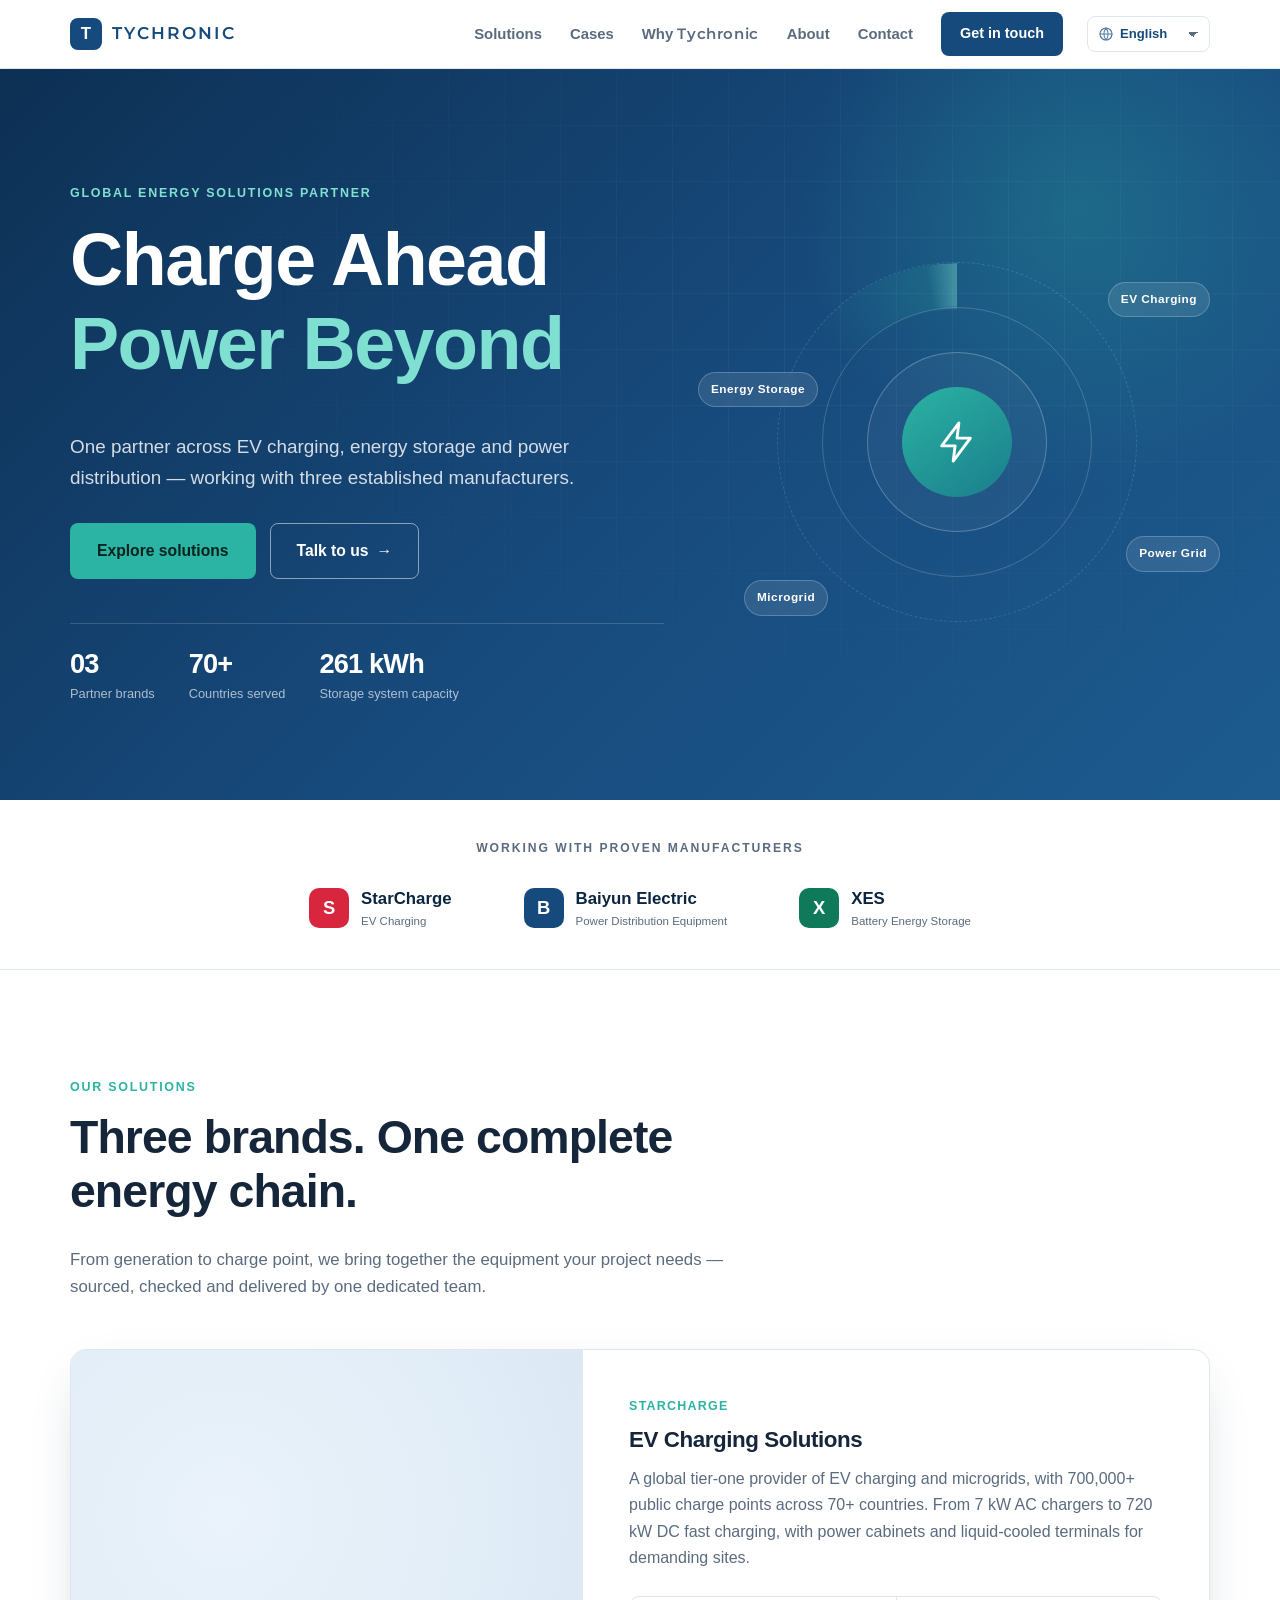
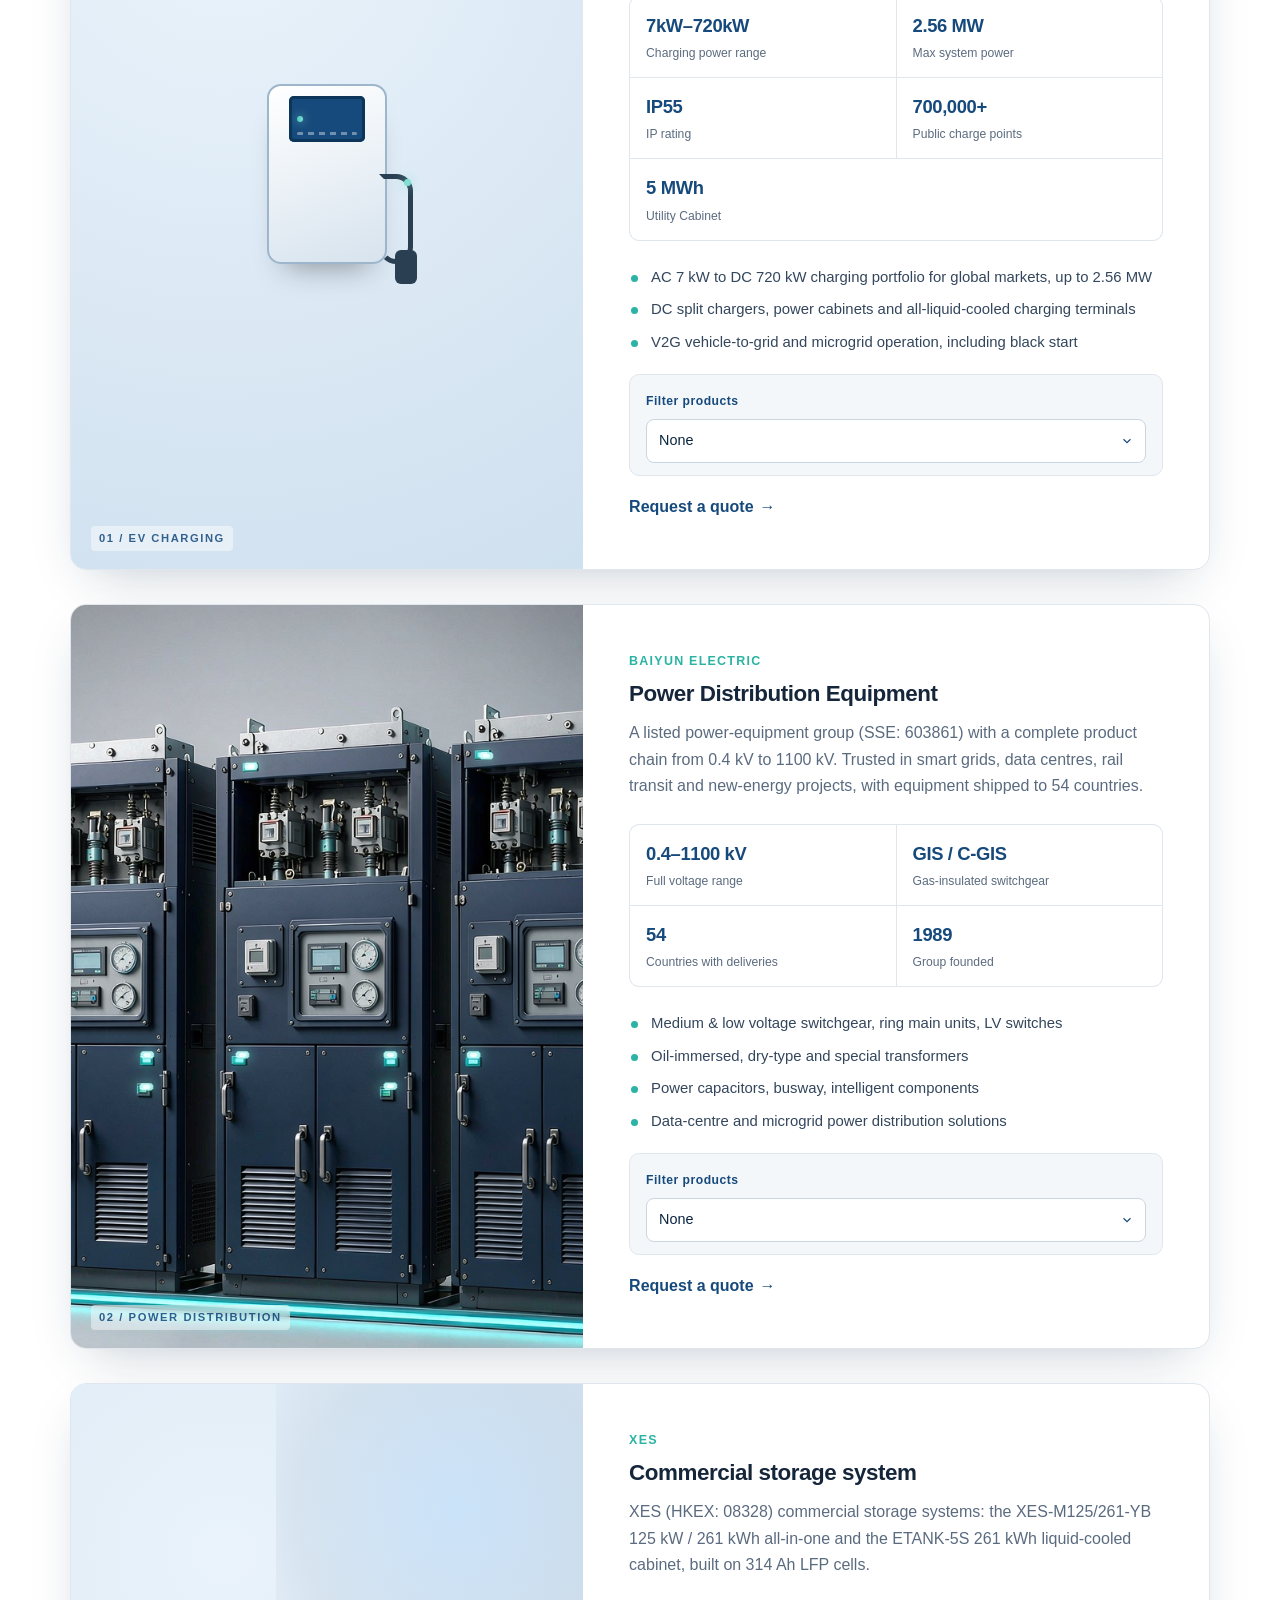
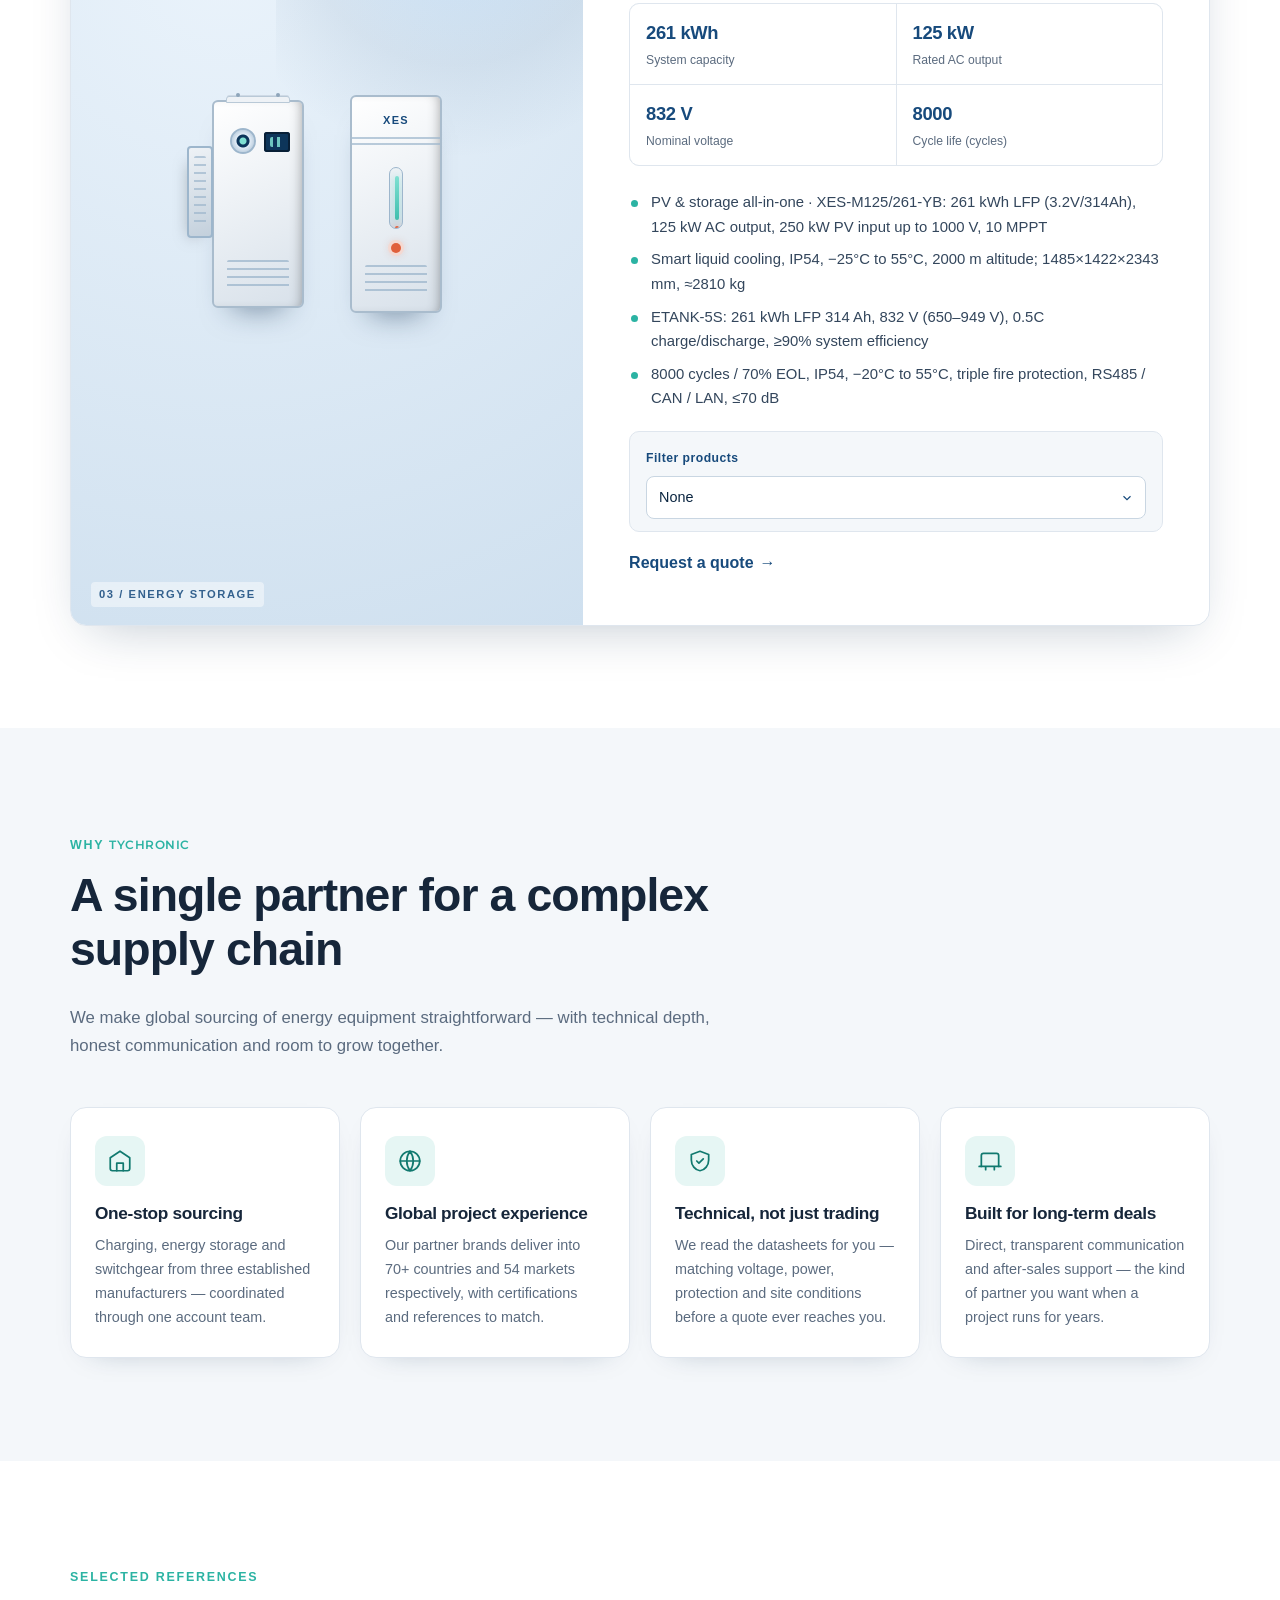
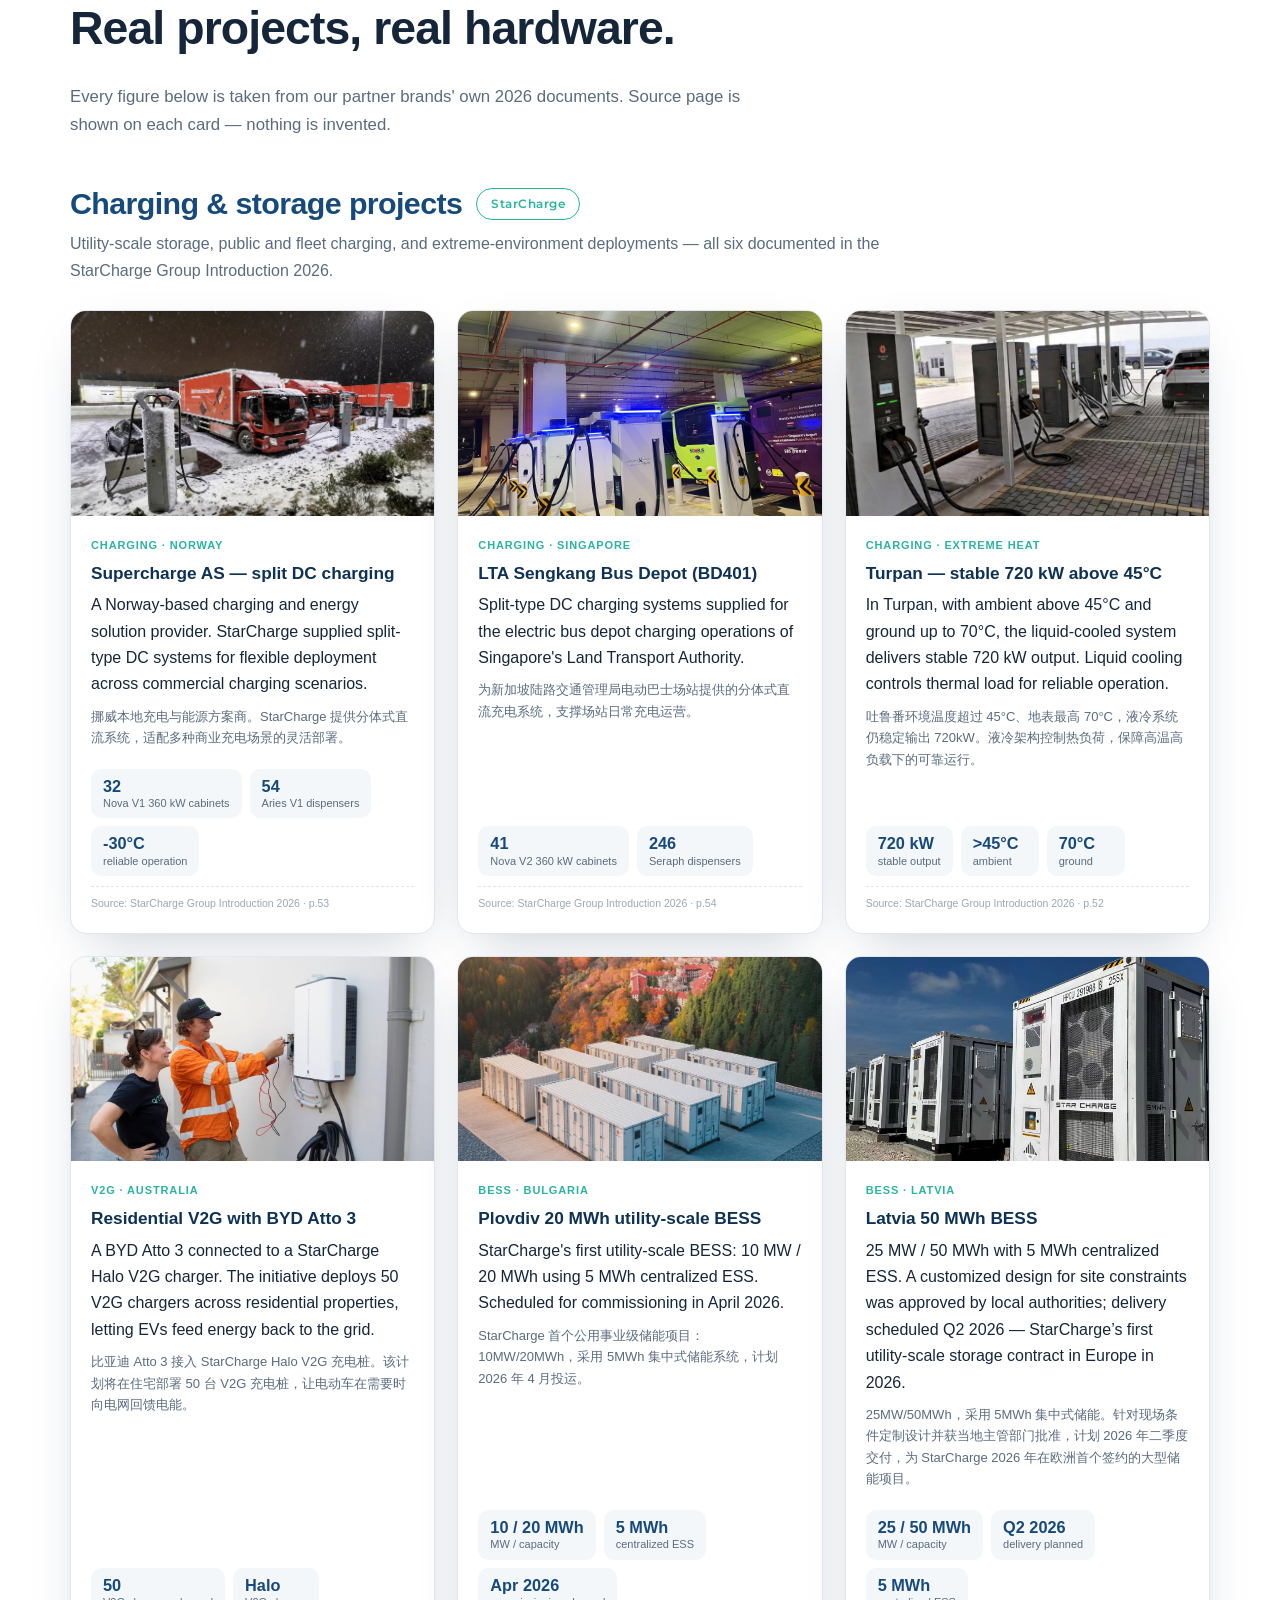
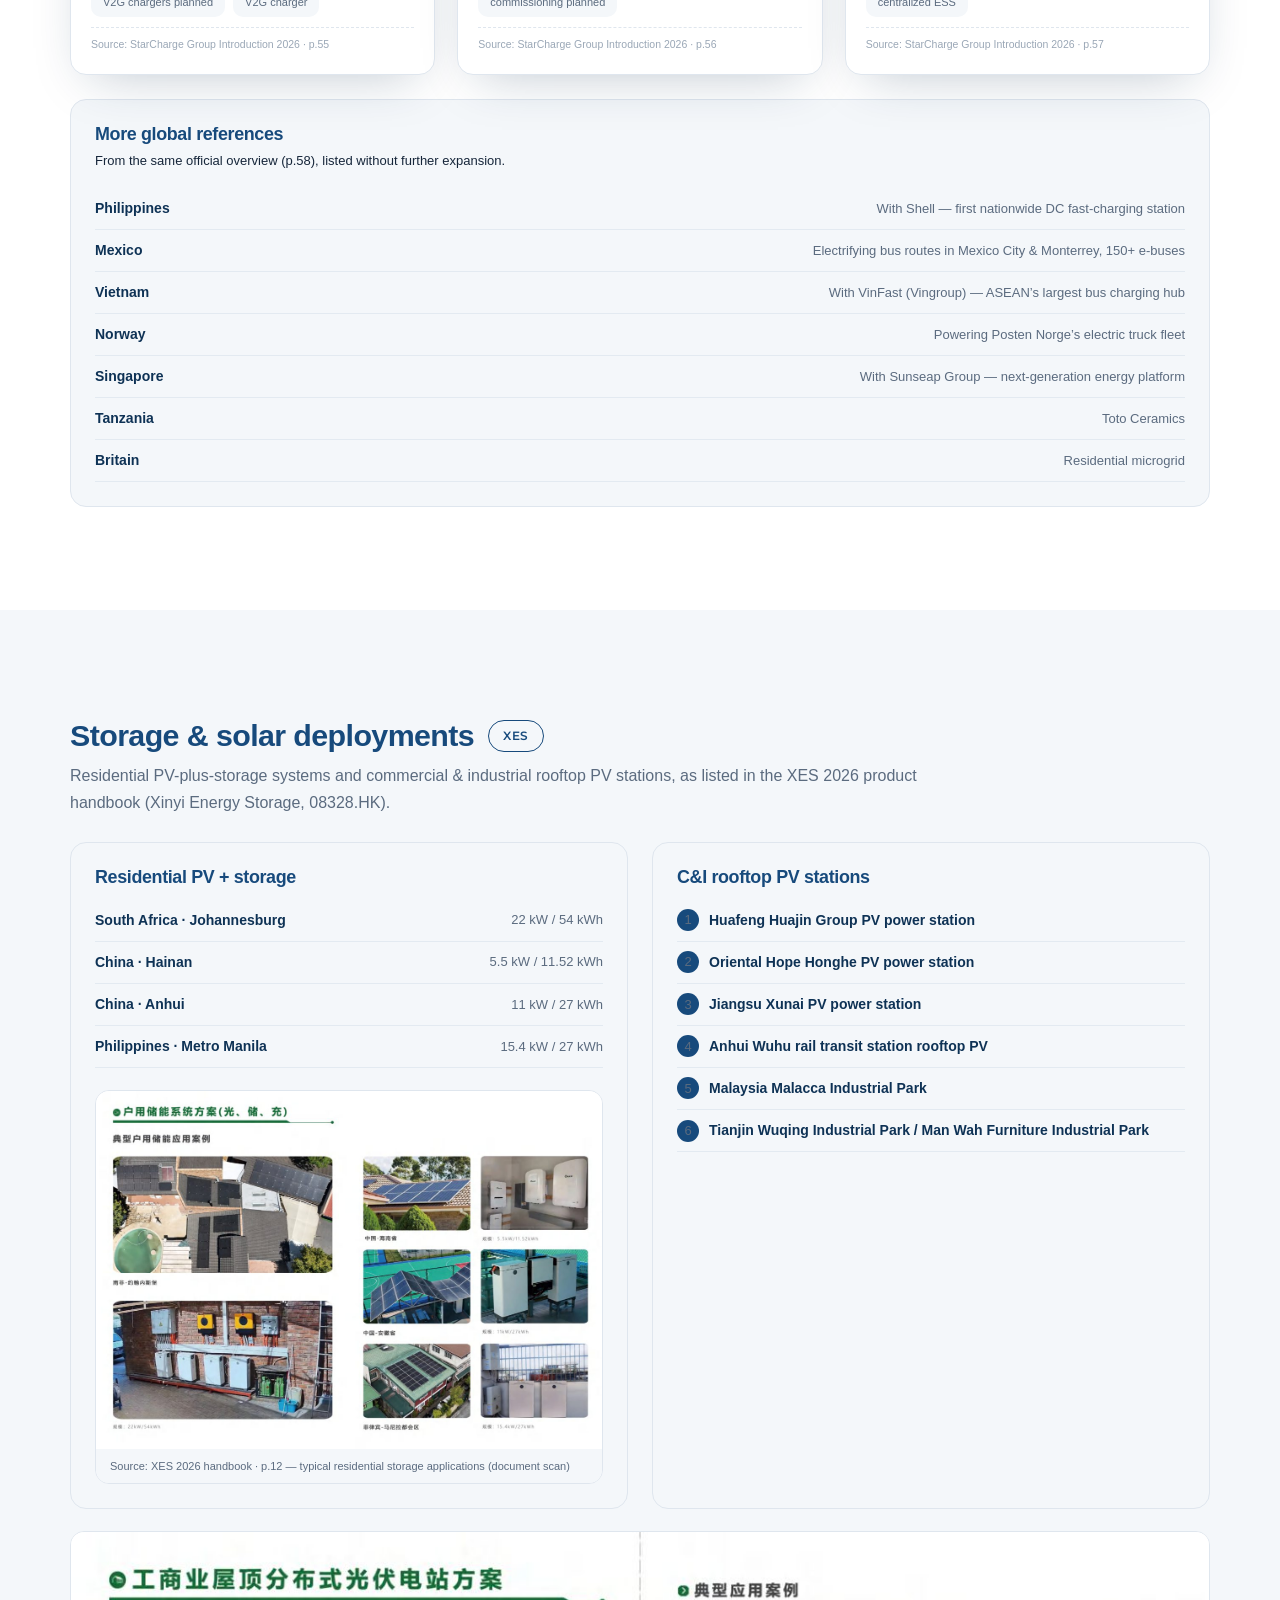
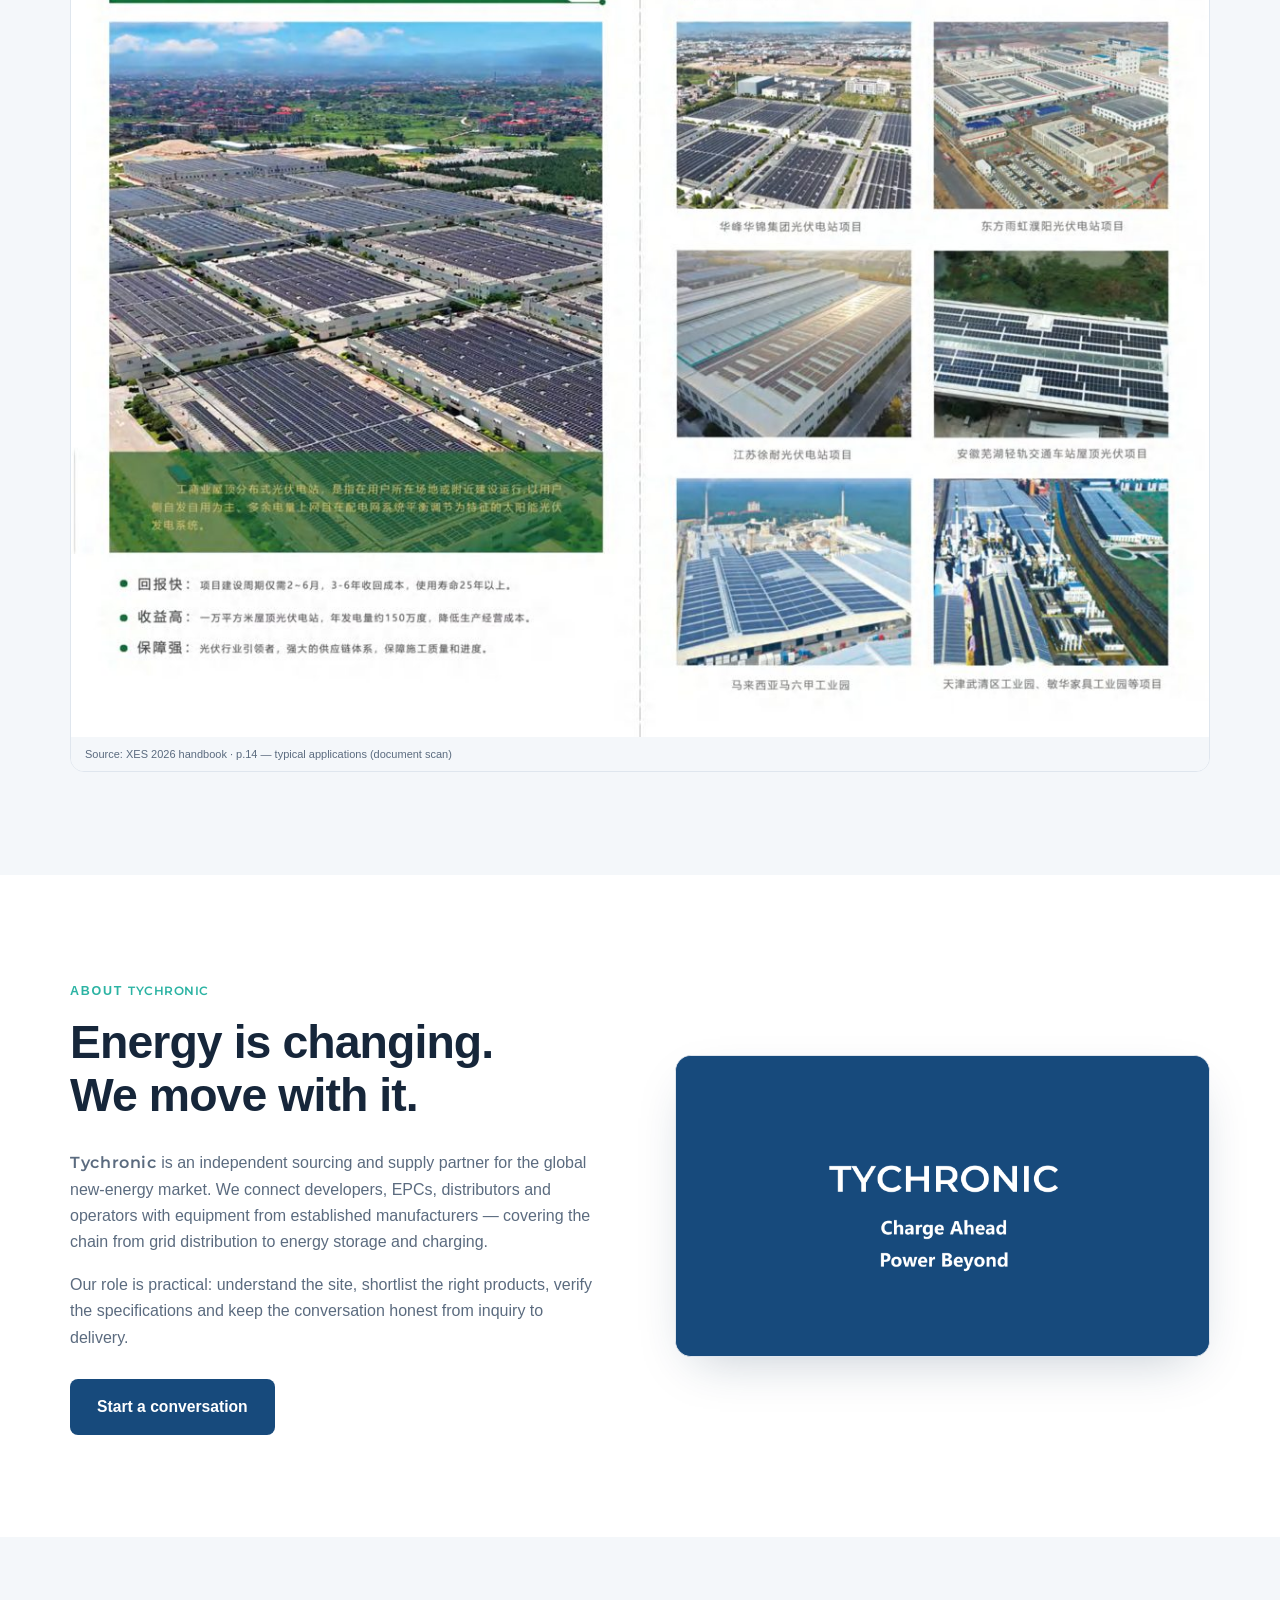
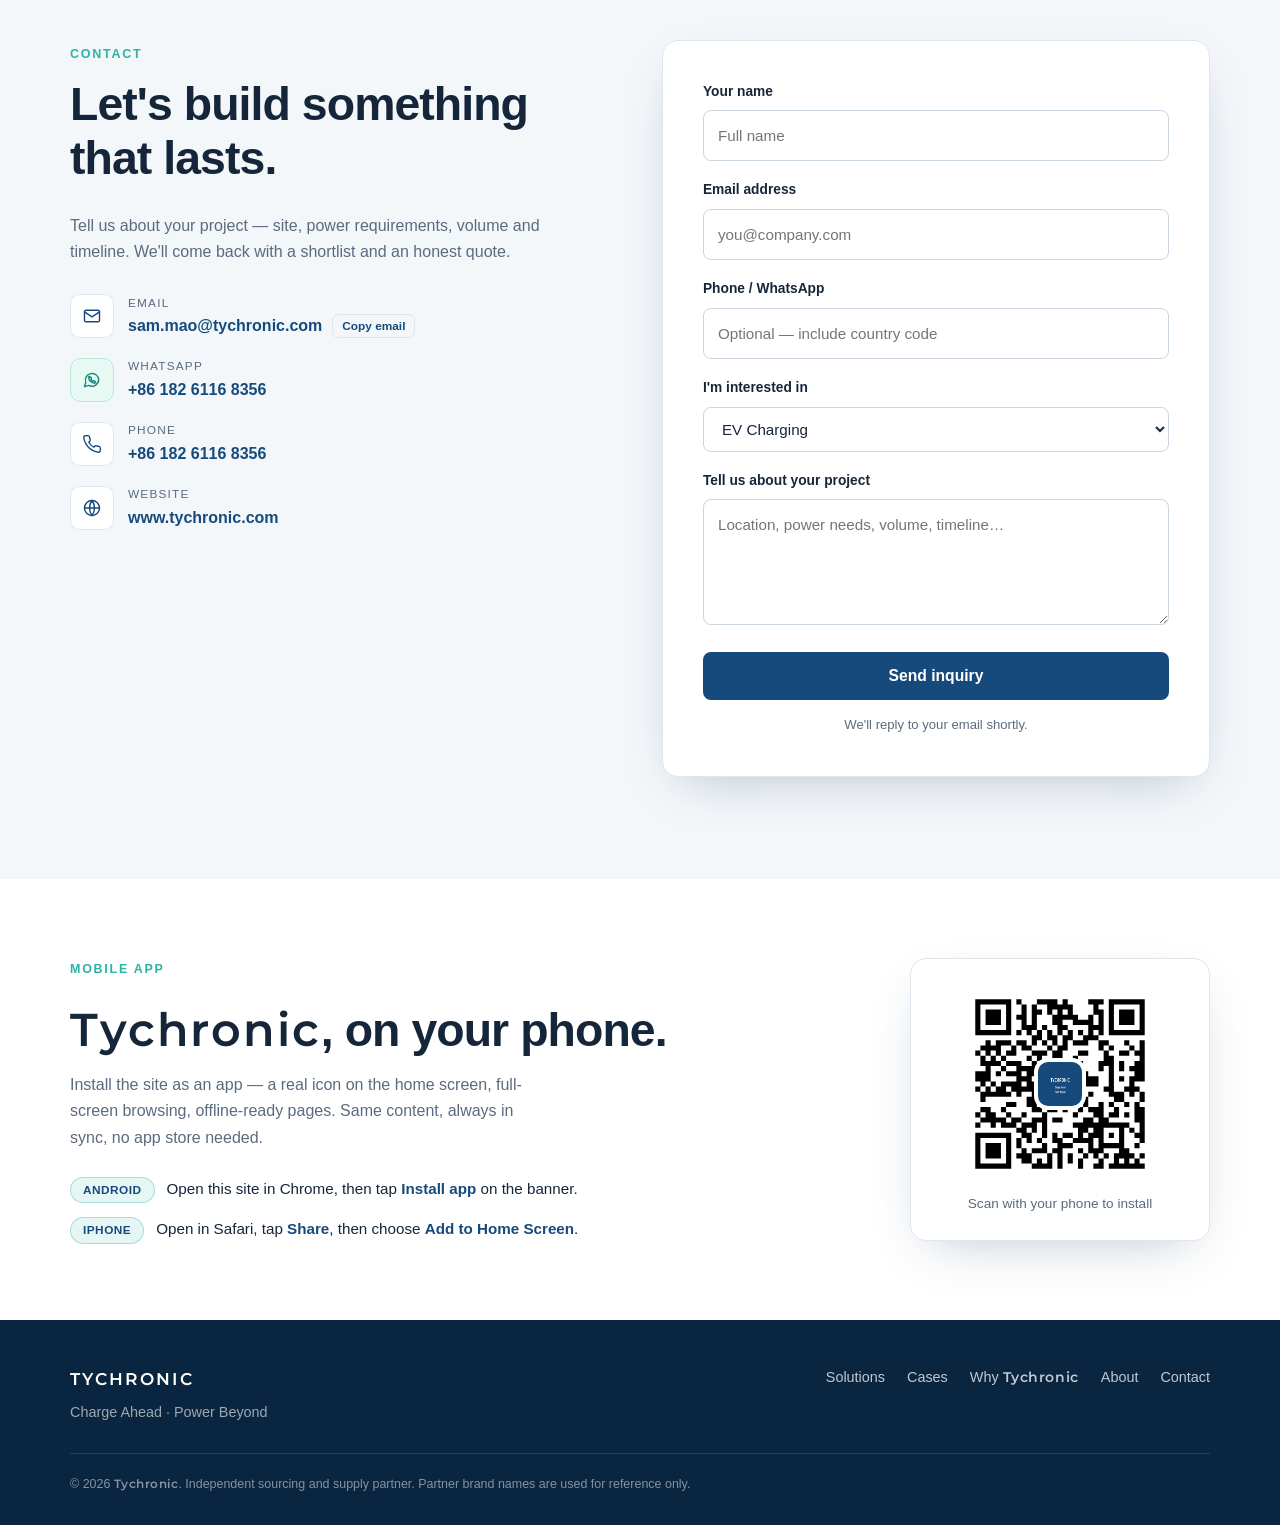
<file: index.html>
<!DOCTYPE html>
<html lang="en">
<head>
  <meta charset="UTF-8" />
  <meta name="viewport" content="width=device-width, initial-scale=1.0, viewport-fit=cover" />
  <meta name="theme-color" content="#174A7C" />
  <title>TYCHRONIC — Charge Ahead. Power Beyond</title>
  <meta name="description" content="Tychronic is your sourcing and supply partner for EV charging, energy storage and power distribution — representing StarCharge, Baiyun Electric and XES for global markets." />
  <meta property="og:title" content="TYCHRONIC — Charge Ahead. Power Beyond" />
  <meta property="og:description" content="EV charging · Energy storage · Power distribution. Three proven manufacturers, one partner." />
  <meta property="og:type" content="website" />
  <meta property="og:url" content="https://www.tychronic.com/" />
  <meta property="og:image" content="https://www.tychronic.com/assets/brand.png" />
  <meta property="og:image:width" content="1682" />
  <meta property="og:image:height" content="946" />
  <meta property="og:image:alt" content="Tychronic — Charge Ahead. Power Beyond" />
  <meta name="twitter:card" content="summary_large_image" />
  <meta name="twitter:title" content="TYCHRONIC — Charge Ahead. Power Beyond" />
  <meta name="twitter:description" content="EV charging · Energy storage · Power distribution. Three proven manufacturers, one partner." />
  <meta name="twitter:image" content="https://www.tychronic.com/assets/brand.png" />
  <link rel="canonical" href="https://www.tychronic.com/" />
  <link rel="icon" href="./app.ico" sizes="any" />
  <link rel="preconnect" href="https://fonts.googleapis.com" />
  <link rel="preconnect" href="https://fonts.gstatic.com" crossorigin />
  <link rel="preload" as="style" href="https://fonts.googleapis.com/css2?family=Montserrat:wght@600;700&display=swap" onload="this.onload=null;this.rel='stylesheet'" />
  <noscript><link rel="stylesheet" href="https://fonts.googleapis.com/css2?family=Montserrat:wght@600;700&display=swap" /></noscript>
  <link rel="stylesheet" href="styles.css?v=32" />
<meta name="apple-mobile-web-app-capable" content="yes">
<meta name="apple-mobile-web-app-status-bar-style" content="default">
<meta name="apple-mobile-web-app-title" content="Tychronic">
<link rel="apple-touch-icon" href="./icons/apple-touch-icon.png">
<link rel="manifest" href="./manifest.webmanifest">
<script type="application/ld+json">
{
  "@context": "https://schema.org",
  "@graph": [
    {
      "@type": "Organization",
      "@id": "https://www.tychronic.com/#organization",
      "name": "Tychronic",
      "url": "https://www.tychronic.com/",
      "email": "sam.mao@tychronic.com",
      "description": "Independent sourcing and supply partner for EV charging, energy storage and power distribution, representing StarCharge, Baiyun Electric and XES for global markets."
    },
    {
      "@type": "Product",
      "name": "StarCharge EV Charging Solutions",
      "category": "EV Charging",
      "brand": { "@type": "Brand", "name": "StarCharge" }
    },
    {
      "@type": "Product",
      "name": "Baiyun Electric Power Distribution Equipment",
      "category": "Power Distribution",
      "brand": { "@type": "Brand", "name": "Baiyun Electric" }
    },
    {
      "@type": "Product",
      "name": "XES Commercial Energy Storage Systems",
      "category": "Energy Storage",
      "brand": { "@type": "Brand", "name": "XES" }
    }
  ]
}
</script>
</head>
<body>
  <a class="skip-link" href="#main" data-i18n="skip" data-i18n-aria="skip_aria">Skip to content</a>

  <!-- ============ HEADER ============ -->
  <header class="site-header" id="top">
    <div class="container header-inner">
      <a class="brand" href="#top" data-i18n-aria="brand_aria">
        <span class="brand-mark" aria-hidden="true">T</span>
        <span class="brand-name">TYCHRONIC</span>
      </a>

      <nav class="nav" id="nav" data-i18n-aria="nav_aria">
        <a href="#solutions" data-i18n="nav_solutions">Solutions</a>
        <a href="#cases" data-i18n="nav_cases">Cases</a>
        <a href="#why" data-i18n="nav_why">Why Tychronic</a>
        <a href="#about" data-i18n="nav_about">About</a>
        <a href="#contact" data-i18n="nav_contact">Contact</a>
      </nav>

      <a class="btn btn-sm header-cta" href="#contact" data-i18n="header_cta">Get in touch</a>

      <div class="lang-picker">
        <span class="globe" aria-hidden="true">
          <svg viewBox="0 0 24 24" width="16" height="16" fill="none" stroke="currentColor" stroke-width="1.7" stroke-linecap="round" stroke-linejoin="round"><circle cx="12" cy="12" r="9"/><path d="M3 12h18M12 3a15 15 0 0 1 0 18M12 3a15 15 0 0 0 0 18"/></svg>
        </span>
        <select id="langSel" data-i18n-aria="lang_aria" aria-label="Select language">
          <option value="en">English</option>
          <option value="zh">中文</option>
          <option value="ar">العربية</option>
          <option value="ru">Русский</option>
          <option value="es">Español</option>
          <option value="pt">Português</option>
        <option value="fr">Français</option>
        <option value="de">Deutsch</option>
        <option value="vi">Tiếng Việt</option>
      </select>
      </div>

      <button class="nav-toggle" id="navToggle" data-i18n-aria="toggle_aria" aria-expanded="false" aria-controls="nav">
        <span></span><span></span><span></span>
      </button>
    </div>
  </header>

  <main id="main">
    <!-- ============ HERO ============ -->
    <section class="hero">
      <div class="hero-grid" aria-hidden="true"></div>
      <div class="hero-glow" aria-hidden="true"></div>
      <div class="container hero-inner">
        <div class="hero-copy">
          <span class="eyebrow reveal" data-i18n="hero_eyebrow">Global energy solutions partner</span>
          <h1 class="reveal" data-i18n="hero_h1">Charge Ahead<br /><span>Power Beyond</span></h1>
          <p class="hero-sub reveal" data-i18n="hero_sub">
            One partner across EV charging, energy storage and
            power distribution — working with three established manufacturers.

          </p>
          <div class="hero-actions reveal">
            <a class="btn" href="#solutions" data-i18n="hero_btn1">Explore solutions</a>
            <a class="btn btn-ghost" href="#contact" data-i18n="hero_btn2">Talk to us <span aria-hidden="true">→</span></a>
          </div>
          <ul class="hero-stats reveal">
            <li><strong>03</strong><span data-i18n="stat1">Partner brands</span></li>
            <li><strong>70+</strong><span data-i18n="stat2">Countries served</span></li>
            <li><strong>261 kWh</strong><span data-i18n="stat3">Storage system capacity</span></li>
          </ul>
        </div>

        <div class="hero-visual reveal" aria-hidden="true">
          <div class="energy-ring ring-1"></div>
          <div class="energy-ring ring-2"></div>
          <div class="energy-ring ring-3"></div>
          <div class="energy-core">
            <svg viewBox="0 0 24 24" width="46" height="46" fill="none" stroke="currentColor" stroke-width="1.5" stroke-linecap="round" stroke-linejoin="round">
              <path d="M13 2 4 14h7l-1 8 9-12h-7l1-8Z" />
            </svg>
          </div>
          <div class="visual-tag tag-1" data-i18n="tag1">EV Charging</div>
          <div class="visual-tag tag-2" data-i18n="tag2">Energy Storage</div>
          <div class="visual-tag tag-3" data-i18n="tag3">Power Grid</div>
          <div class="visual-tag tag-4" data-i18n="tag4">Microgrid</div>
        </div>
      </div>
    </section>

    <!-- ============ PARTNER STRIP ============ -->
    <section class="partners" aria-label="Partner brands">
      <div class="container">
        <p class="partners-label" data-i18n="partners_label">Working with proven manufacturers</p>
        <div class="partner-logos">
          <div class="partner-logo"><span class="p-mark sc">S</span><span><strong>StarCharge</strong><small data-i18n="partner_sc">EV Charging</small></span></div>
          <div class="partner-logo"><span class="p-mark by">B</span><span><strong data-i18n="partner_by_name">Baiyun Electric</strong><small data-i18n="partner_by">Power Distribution Equipment</small></span></div>
          <div class="partner-logo"><span class="p-mark xy">X</span><span><strong data-i18n="partner_xy_name">XES</strong><small data-i18n="partner_xy">Battery Energy Storage</small></span></div>
        </div>
      </div>
    </section>

    <!-- ============ SOLUTIONS ============ -->
    <section class="section" id="solutions">
      <div class="container">
        <header class="section-head reveal">
          <span class="eyebrow" data-i18n="sol_eyebrow">Our solutions</span>
          <h2 data-i18n="sol_h2">Three brands. One complete energy chain.</h2>
          <p data-i18n="sol_p">From generation to charge point, we bring together the equipment your project needs — sourced, checked and delivered by one dedicated team.</p>
        </header>

        <!-- StarCharge -->
        <article class="brand-card reveal" id="starcharge">
          <div class="brand-card-visual sc-visual" aria-hidden="true">
            <div class="sc-charger">
              <div class="charger-screen"></div>
              <div class="charger-body"></div>
              <div class="charger-cable"></div>
            </div>
            <span class="visual-index" data-i18n="sc_index">01 / EV CHARGING</span>
          </div>
          <div class="brand-card-body">
            <div class="brand-kicker" data-i18n="sc_kicker">StarCharge</div>
            <h3 data-i18n="sc_h3">EV Charging Solutions</h3>
            <p class="brand-desc" data-i18n="sc_desc">A global tier-one provider of EV charging and microgrids, with 700,000+ public charge points across 70+ countries. From 7 kW AC chargers to 720 kW DC fast charging, with power cabinets and liquid-cooled terminals.</p>



            </p>
            <div class="spec-grid">
              <div class="spec"><strong>7kW–720kW</strong><span data-i18n="sc_s1">Charging power range</span></div>
              <div class="spec"><strong>2.56 MW</strong><span data-i18n="sc_s2">Max system power</span></div>
              <div class="spec"><strong>IP55</strong><span data-i18n="sc_s3">IP rating</span></div>
              <div class="spec"><strong>700,000+</strong><span data-i18n="sc_s4">Public charge points</span></div>
              <div class="spec spec-utility"><strong>5 MWh</strong><span data-i18n="sc_s5">Utility Cabinet</span></div>
            </div>
            <ul class="feature-list">
              <li data-i18n="sc_f1">AC 7 kW to DC 720 kW charging portfolio for global markets, up to 2.56 MW</li>
              <li data-i18n="sc_f2">DC split chargers, power cabinets and all-liquid-cooled charging terminals</li>
              <li data-i18n="sc_f3">V2G vehicle-to-grid and microgrid operation, including black start</li>
            </ul>
            <div class="product-filter" data-pf="sc">
              <label class="pf-label" data-i18n="pf_label">Filter products</label>
              <select class="pf-select" data-pf-select aria-label="Filter products"></select>
              <ul class="pf-list" data-pf-list></ul>
              <p class="pf-note" data-i18n="pf_note">Product families based on published specifications. Final model list available on request.</p>
            </div>
            <a class="text-link" href="#contact" data-i18n="quote">Request a quote <span aria-hidden="true">→</span></a>
          </div>
        </article>

        <!-- Baiyun -->
        <article class="brand-card reveal" id="baiyun">
          <div class="brand-card-visual by-visual" aria-hidden="true">
            <img class="by-hero" src="assets/switchgear.png" alt="" width="1024" height="929" loading="lazy" decoding="async" />
            <img class="led-overlay led-a" src="assets/switchgear-lights-a.png" alt="" width="1024" height="929" loading="lazy" decoding="async" />
            <img class="led-overlay led-b" src="assets/switchgear-lights-b.png" alt="" width="1024" height="929" loading="lazy" decoding="async" />
            <img class="led-overlay led-c" src="assets/switchgear-lights-c.png" alt="" width="1024" height="929" loading="lazy" decoding="async" />
            <span class="power-bus" aria-hidden="true"><span class="power-flow"></span></span>
            <span class="visual-index" data-i18n="by_index">02 / POWER DISTRIBUTION</span>
          </div>
          <div class="brand-card-body">
            <div class="brand-kicker" data-i18n="by_kicker">Baiyun Electric</div>
            <h3 data-i18n="by_h3">Power Distribution Equipment</h3>
            <p class="brand-desc" data-i18n="by_desc">
              A listed power-equipment group (SSE: 603861) with a complete product chain
              from 0.4 kV to 1100 kV. Trusted in smart grids, data centres, rail transit
              and new-energy projects, with equipment shipped to 54 countries.
            </p>
            <div class="spec-grid">
              <div class="spec"><strong>0.4–1100 kV</strong><span data-i18n="by_s1">Full voltage range</span></div>
              <div class="spec"><strong>GIS / C-GIS</strong><span data-i18n="by_s2">Gas-insulated switchgear</span></div>
              <div class="spec"><strong>54</strong><span data-i18n="by_s3">Countries with deliveries</span></div>
              <div class="spec"><strong>1989</strong><span data-i18n="by_s4">Group founded</span></div>
            </div>
            <ul class="feature-list">
              <li data-i18n="by_f1">Medium &amp; low voltage switchgear, ring main units, LV switches</li>
              <li data-i18n="by_f2">Oil-immersed, dry-type and special transformers</li>
              <li data-i18n="by_f3">Power capacitors, busway, intelligent components</li>
              <li data-i18n="by_f4">Data-centre and microgrid power distribution solutions</li>
            </ul>
            <div class="product-filter" data-pf="by">
              <label class="pf-label" data-i18n="pf_label">Filter products</label>
              <select class="pf-select" data-pf-select aria-label="Filter products"></select>
              <ul class="pf-list" data-pf-list></ul>
              <p class="pf-note" data-i18n="pf_note">Product families based on published specifications. Final model list available on request.</p>
            </div>
            <a class="text-link" href="#contact" data-i18n="quote">Request a quote <span aria-hidden="true">→</span></a>
          </div>
        </article>

        <!-- XES -->
        <article class="brand-card reveal" id="xes">
          <div class="brand-card-visual xy-visual" aria-hidden="true">
            <span class="pv-glow"></span>
            <div class="ess-rack">
              <div class="ess-unit ess-a">
                <span class="ess-cap"></span>
                <span class="ess-pcs"></span>
                <span class="ess-dial"></span>
                <span class="ess-panel"></span>
                <span class="ess-louver"></span>
              </div>
              <div class="ess-unit ess-b">
                <span class="ess-brand">XES</span>
                <span class="ess-slit"></span>
                <span class="ess-status"></span>
                <span class="ess-button"></span>
                <span class="ess-louver"></span>
              </div>
            </div>
            <span class="visual-index" data-i18n="xy_index">03 / ENERGY STORAGE</span>
          </div>
          <div class="brand-card-body">
            <div class="brand-kicker" data-i18n="xy_kicker">XES</div>
            <h3 data-i18n="xy_h3">Battery Energy Storage Systems</h3>
            <p class="brand-desc" data-i18n="xy_desc">XES (HKEX: 08328) commercial storage systems: the XES-M125/261-YB 125 kW / 261 kWh all-in-one and the ETANK-5S 261 kWh liquid-cooled cabinet, built on 314 Ah LFP cells.</p>



            </p>
            <div class="spec-grid">
              <div class="spec"><strong>261 kWh</strong><span data-i18n="xy_s1">System capacity</span></div>
              <div class="spec"><strong>125 kW</strong><span data-i18n="xy_s2">Rated AC output</span></div>
              <div class="spec"><strong>832 V</strong><span data-i18n="xy_s3">Nominal voltage</span></div>
              <div class="spec"><strong>8000</strong><span data-i18n="xy_s4">Cycle life (cycles)</span></div>
            </div>
            <ul class="feature-list">
              <li data-i18n="xy_f1">PV &amp; storage all-in-one · XES-M125/261-YB: 261 kWh LFP (3.2V/314Ah), 125 kW AC output, 250 kW PV input up to 1000 V, 10 MPPT</li>
              <li data-i18n="xy_f2">Smart liquid cooling, IP54, −25°C to 55°C, 2000 m altitude; 1485×1422×2343 mm, ≈2810 kg</li>
              <li data-i18n="xy_f3">ETANK-5S: 261 kWh LFP 314 Ah, 832 V (650–949 V), 0.5C charge/discharge, ≥90% system efficiency</li>
              <li data-i18n="xy_f4">8000 cycles / 70% EOL, IP54, −20°C to 55°C, triple fire protection, RS485 / CAN / LAN, ≤70 dB</li>
            </ul>
            <div class="product-filter" data-pf="xy">
              <label class="pf-label" data-i18n="pf_label">Filter products</label>
              <select class="pf-select" data-pf-select aria-label="Filter products"></select>
              <ul class="pf-list" data-pf-list></ul>
              <p class="pf-note" data-i18n="pf_note">Product families based on published specifications. Final model list available on request.</p>
            </div>
            <a class="text-link" href="#contact" data-i18n="quote">Request a quote <span aria-hidden="true">→</span></a>
          </div>
        </article>
      </div>
    </section>

    <!-- ============ WHY TYCHRONIC ============ -->
    <section class="section section-tint" id="why">
      <div class="container">
        <header class="section-head reveal">
          <span class="eyebrow" data-i18n="why_eyebrow">Why Tychronic</span>
          <h2 data-i18n="why_h2">A single partner for a complex supply chain</h2>
          <p data-i18n="why_p">We make global sourcing of energy equipment straightforward — with technical depth, honest communication and room to grow together.</p>
        </header>
        <div class="why-grid">
          <div class="why-card reveal">
            <span class="why-icon" aria-hidden="true">
              <svg viewBox="0 0 24 24" width="26" height="26" fill="none" stroke="currentColor" stroke-width="1.6" stroke-linecap="round" stroke-linejoin="round"><path d="m3 9 9-6 9 6v10a2 2 0 0 1-2 2H5a2 2 0 0 1-2-2V9Z"/><path d="M9 21v-7h6v7"/></svg>
            </span>
            <h3 data-i18n="why1_h">One-stop sourcing</h3>
            <p data-i18n="why1_p">Charging, energy storage and switchgear from three established manufacturers — coordinated through one account team.</p>
          </div>
          <div class="why-card reveal">
            <span class="why-icon" aria-hidden="true">
              <svg viewBox="0 0 24 24" width="26" height="26" fill="none" stroke="currentColor" stroke-width="1.6" stroke-linecap="round" stroke-linejoin="round"><circle cx="12" cy="12" r="9"/><path d="M3 12h18M12 3a15 15 0 0 1 0 18M12 3a15 15 0 0 0 0 18"/></svg>
            </span>
            <h3 data-i18n="why2_h">Global project experience</h3>
            <p data-i18n="why2_p">Our partner brands deliver into 70+ countries and 54 markets respectively, with certifications and references to match.</p>
          </div>
          <div class="why-card reveal">
            <span class="why-icon" aria-hidden="true">
              <svg viewBox="0 0 24 24" width="26" height="26" fill="none" stroke="currentColor" stroke-width="1.6" stroke-linecap="round" stroke-linejoin="round"><path d="M12 3 4 6v5c0 5 3.4 9.4 8 10 4.6-.6 8-5 8-10V6l-8-3Z"/><path d="m9 12 2 2 4-4"/></svg>
            </span>
            <h3 data-i18n="why3_h">Technical, not just trading</h3>
            <p data-i18n="why3_p">We read the datasheets for you — matching voltage, power, protection and site conditions before a quote ever reaches you.</p>
          </div>
          <div class="why-card reveal">
            <span class="why-icon" aria-hidden="true">
              <svg viewBox="0 0 24 24" width="26" height="26" fill="none" stroke="currentColor" stroke-width="1.6" stroke-linecap="round" stroke-linejoin="round"><path d="M4 17V7a2 2 0 0 1 2-2h12a2 2 0 0 1 2 2v10"/><path d="M2 17h20M8 17v3m8-3v3"/></svg>
            </span>
            <h3 data-i18n="why4_h">Built for long-term deals</h3>
            <p data-i18n="why4_p">Direct, transparent communication and after-sales support — the kind of partner you want when a project runs for years.</p>
          </div>
        </div>
      </div>
    </section>

    <!-- ============ CASES / SELECTED REFERENCES ============ -->
    <section class="section" id="cases">
      <div class="container">
        <header class="section-head reveal">
          <span class="eyebrow" data-i18n="cases_eyebrow">Selected references</span>
          <h2 data-i18n="cases_h2">Real projects, real hardware.</h2>
          <p data-i18n="cases_p">Every figure below is taken from our partner brands' own 2026 documents. Source page is shown on each card — nothing is invented.</p>
        </header>

        <div class="cs-brandhead reveal">
          <h3 data-i18n="cases_sc_h">Charging &amp; storage projects</h3>
          <span class="cs-brandpill">StarCharge</span>
        </div>
        <p class="cs-desc" data-i18n="cases_sc_p">Utility-scale storage, public and fleet charging, and extreme-environment deployments — all six documented in the StarCharge Group Introduction 2026.</p>
        <div class="cs-grid" id="csScGrid"></div>
        <div class="cs-panel reveal">
          <h3 data-i18n="cases_more_h">More global references</h3>
          <p class="cs-small" data-i18n="cases_more_p">From the same official overview (p.58), listed without further expansion.</p>
          <ul class="cs-global" id="csGlobalList"></ul>
        </div>
      </div>
    </section>

    <section class="section section-tint" id="cases-xes">
      <div class="container">
        <div class="cs-brandhead reveal">
          <h3 data-i18n="cases_xy_h">Storage &amp; solar deployments</h3>
          <span class="cs-brandpill cs-brandpill-xy">XES</span>
        </div>
        <p class="cs-desc" data-i18n="cases_xy_p">Residential PV-plus-storage systems and commercial &amp; industrial rooftop PV stations, as listed in the XES 2026 product handbook (Xinyi Energy Storage, 08328.HK).</p>
        <div class="cs-cols">
          <div class="cs-panel reveal">
            <h3 data-i18n="cases_res_h">Residential PV + storage</h3>
            <ul class="cs-list" id="csXesRes"></ul>
            <figure class="cs-figure">
              <img src="assets/cases/xes-residential.jpg" alt="XES residential case page" loading="lazy" />
              <figcaption data-i18n="cases_res_src">Source: XES 2026 handbook · p.12 — typical residential storage applications (document scan)</figcaption>
            </figure>
          </div>
          <div class="cs-panel reveal">
            <h3 data-i18n="cases_cif_h">C&amp;I rooftop PV stations</h3>
            <ul class="cs-list cs-list-num" id="csXesCif"></ul>
          </div>
        </div>
        <figure class="cs-figure reveal">
          <img src="assets/cases/xes-cif-pv.jpg" alt="XES C&I PV case page" loading="lazy" />
          <figcaption data-i18n="cases_cif_src">Source: XES 2026 handbook · p.14 — typical applications (document scan)</figcaption>
        </figure>
      </div>
    </section>

    <!-- ============ ABOUT ============ -->
    <section class="section" id="about">
      <div class="container about-grid">
        <div class="about-copy reveal">
          <span class="eyebrow" data-i18n="about_eyebrow">About Tychronic</span>
          <h2 data-i18n="about_h2">Energy is changing.<br />We move with it.</h2>
          <p data-i18n="about_p1">Tychronic is an independent sourcing and supply partner for the global new-energy market. We connect developers, EPCs, distributors and operators with equipment from established manufacturers — covering the chain from grid distribution to energy storage and charging.</p>





          </p>
          <p data-i18n="about_p2">
            Our role is practical: understand the site, shortlist the right
            products, verify the specifications and keep the conversation honest
            from inquiry to delivery. Formal distribution agreements with our
            partner brands are being finalised; until then we operate as an
            independent representative and sourcing partner.
          </p>
          <a class="btn" href="#contact" data-i18n="about_btn">Start a conversation</a>
        </div>
        <div class="about-visual reveal">
          <img src="assets/brand.png" alt="TYCHRONIC — Charge Ahead, Power Beyond" width="1682" height="946" loading="lazy" />
        </div>
      </div>
    </section>

    <!-- ============ CONTACT ============ -->
    <section class="section section-tint" id="contact">
      <div class="container contact-grid">
        <div class="contact-copy reveal">
          <span class="eyebrow" data-i18n="contact_eyebrow">Contact</span>
          <h2 data-i18n="contact_h2">Let's build something that lasts.</h2>
          <p data-i18n="contact_p">Tell us about your project — site, power requirements, volume and timeline. We'll come back with a shortlist and an honest quote.</p>
          <ul class="contact-list">
            <li>
              <span class="contact-icon" aria-hidden="true"><svg viewBox="0 0 24 24" width="20" height="20" fill="none" stroke="currentColor" stroke-width="1.7" stroke-linecap="round" stroke-linejoin="round"><rect x="3" y="5" width="18" height="14" rx="2"/><path d="m3 7 9 6 9-6"/></svg></span>
              <span class="contact-contact"><small data-i18n="contact_email">Email</small><span class="email-line"><a href="mailto:sam.mao@tychronic.com">sam.mao@tychronic.com</a><button type="button" class="copy-email" id="copyEmail" data-i18n="copy_email" data-i18n-aria="copy_email" title="Copy email">Copy</button></span></span>
            </li>
            <li>
              <span class="contact-icon wa-icon" aria-hidden="true"><svg viewBox="0 0 24 24" width="20" height="20" fill="none" stroke="currentColor" stroke-width="1.7" stroke-linecap="round" stroke-linejoin="round"><path d="M20 11.5a8 8 0 0 1-11.8 7L3 20l1.5-5.1A8 8 0 1 1 20 11.5Z"/><path d="M8.4 8.9c.3-.6.6-.6 1-.6h.8c.3 0 .5.1.7.6l.4 1c.1.3 0 .5-.2.7l-.5.5c.3.6.7 1.1 1.2 1.5.4.4.9.7 1.4.9l.5-.5c.2-.2.5-.2.7-.1l1 .4c.5.2.6.4.6.8v.8c0 .5-.3.9-.8 1a8 8 0 0 1-7.3-7.3c0-.4.3-.7.8-.8Z"/></svg></span>
              <span><small data-i18n="contact_whatsapp">WhatsApp</small><a href="https://wa.me/8618261168356" target="_blank" rel="noopener">+86 182 6116 8356</a></span>
            </li>
            <li>
              <span class="contact-icon" aria-hidden="true"><svg viewBox="0 0 24 24" width="20" height="20" fill="none" stroke="currentColor" stroke-width="1.7" stroke-linecap="round" stroke-linejoin="round"><path d="M22 16.9v3a2 2 0 0 1-2.2 2 19.8 19.8 0 0 1-8.6-3.1 19.5 19.5 0 0 1-6-6A19.8 19.8 0 0 1 2.1 4.2 2 2 0 0 1 4.1 2h3a2 2 0 0 1 2 1.7c.1 1 .4 2 .7 2.9a2 2 0 0 1-.5 2.1L8.1 9.9a16 16 0 0 0 6 6l1.2-1.2a2 2 0 0 1 2.1-.5c.9.3 1.9.6 2.9.7a2 2 0 0 1 1.7 2Z"/></svg></span>
              <span><small data-i18n="contact_phone">Phone</small><a href="tel:+8618261168356">+86 182 6116 8356</a></span>
            </li>
            <li>
              <span class="contact-icon" aria-hidden="true"><svg viewBox="0 0 24 24" width="20" height="20" fill="none" stroke="currentColor" stroke-width="1.7" stroke-linecap="round" stroke-linejoin="round"><circle cx="12" cy="12" r="9"/><path d="M3 12h18M12 3a15 15 0 0 1 0 18M12 3a15 15 0 0 0 0 18"/></svg></span>
              <span><small data-i18n="contact_web">Website</small><a href="https://www.tychronic.com" target="_blank" rel="noopener">www.tychronic.com</a></span>
            </li>
          </ul>
        </div>

        <form class="contact-form reveal" id="contactForm" novalidate>
          <div class="form-row">
            <label for="name" data-i18n="f_name">Your name</label>
            <input id="name" name="name" type="text" autocomplete="name" required placeholder="Full name" data-i18n-ph="f_name_ph" />
          </div>
          <div class="form-row">
            <label for="email" data-i18n="f_email">Email address</label>
            <input id="email" name="email" type="email" autocomplete="email" required placeholder="you@company.com" />
          </div>
          <div class="form-row">
            <label for="phone" data-i18n="f_phone">Phone / WhatsApp</label>
            <input id="phone" name="phone" type="tel" autocomplete="tel" placeholder="Optional — include country code" data-i18n-ph="f_phone_ph" />
          </div>
          <div class="form-row">
            <label for="interest" data-i18n="f_interest">I'm interested in</label>
            <select id="interest" name="interest">
              <option value="EV Charging" data-i18n="opt1">EV Charging</option>
              <option value="Energy Storage" data-i18n="opt2">Energy Storage</option>
              <option value="Power Distribution" data-i18n="opt3">Power Distribution</option>
              <option value="Microgrid" data-i18n="opt4">Microgrid</option>
              <option value="Multiple / not sure yet" data-i18n="opt5">Multiple / not sure yet</option>
            </select>
          </div>
          <div class="form-row">
            <label for="message" data-i18n="f_message">Tell us about your project</label>
            <textarea id="message" name="message" rows="4" required placeholder="Location, power needs, volume, timeline…" data-i18n-ph="f_msg_ph"></textarea>
          </div>
          <button class="btn btn-block" type="submit" data-i18n="f_send">Send inquiry</button>
          <p class="form-note" id="formNote" role="status" aria-live="polite" data-i18n="form_note_default">We'll reply to your email shortly.</p>
        </form>
      </div>
    </section>

    <!-- ============ MOBILE APP / PWA ============ -->
    <section class="section" id="app">
      <div class="container app-grid">
        <div class="app-copy reveal">
          <span class="eyebrow" data-i18n="app_eyebrow">Mobile app</span>
          <h2 data-i18n="app_h2">Tychronic, on your phone.</h2>
          <p data-i18n="app_p">Install the site as an app — a real icon on the home screen, full-screen browsing, offline-ready pages. Same content, always in sync, no app store needed.</p>
          <ul class="app-steps">
            <li>
              <span class="step-badge" data-i18n="app_badge_android">Android</span>
              <span data-i18n="app_step_android">Open this site in Chrome, then tap <strong>Install app</strong> on the banner.</span>
            </li>
            <li>
              <span class="step-badge" data-i18n="app_badge_iphone">iPhone</span>
              <span data-i18n="app_step_iphone">Open in Safari, tap <strong>Share</strong>, then choose <strong>Add to Home Screen</strong>.</span>
            </li>
          </ul>
        </div>
        <div class="app-qr reveal" aria-hidden="false">
          <div class="qr-card">
            <div class="qr-frame">
              <img class="qr-code" src="assets/qr-app.svg" alt="QR code to www.tychronic.com" width="190" height="190" loading="lazy" decoding="async" />
              <img class="qr-logo" src="assets/brand.png" alt="" loading="lazy" decoding="async" />
            </div>
            <p class="qr-caption" data-i18n="app_scan">Scan with your phone to install</p>
          </div>
        </div>
      </div>
    </section>
  </main>

  <!-- ============ FOOTER ============ -->
  <footer class="site-footer">
    <div class="container footer-inner">
      <div class="footer-brand">
        <span class="brand-name">TYCHRONIC</span>
        <p data-i18n="foot_slogan">Charge Ahead · Power Beyond</p>
      </div>
      <nav class="footer-nav" aria-label="Footer navigation">
        <a href="#solutions" data-i18n="nav_solutions">Solutions</a>
        <a href="#cases" data-i18n="nav_cases">Cases</a>
        <a href="#why" data-i18n="nav_why">Why Tychronic</a>
        <a href="#about" data-i18n="nav_about">About</a>
        <a href="#contact" data-i18n="nav_contact">Contact</a>
      </nav>
      <p class="footer-legal">© <span id="year">2026</span><span data-i18n="foot_legal"> Tychronic. Independent sourcing and supply partner. Partner brand names are used for reference only.</span></p>
    </div>
  </footer>

  <script src="langs.js?v=32"></script>
  <script src="app.js?v=32"></script>

</body>
</html>
</file>
<file: styles.css>
/* ============================================================
   TYCHRON — global energy solutions
   Palette anchored on brand navy #174A7C (from the logo image)
   ============================================================ */
:root {
  --navy: #174a7c;
  --navy-deep: #0e3255;
  --navy-ink: #0a2540;
  --accent: #2bb3a3;
  --accent-soft: #e6f6f4;
  --amber: #f2a65a;
  --ink: #16263a;
  --muted: #5b6b7f;
  --line: #dfe6ee;
  --bg: #ffffff;
  --bg-tint: #f4f7fa;
  --radius: 16px;
  --radius-sm: 10px;
  --maxw: 1140px;
  --shadow: 0 18px 50px -20px rgba(15, 46, 78, 0.28);
  --font: -apple-system, BlinkMacSystemFont, "Segoe UI", Roboto, "Helvetica Neue", Arial, "PingFang SC", "Microsoft YaHei", sans-serif;
}

*, *::before, *::after { box-sizing: border-box; }
body { overflow-x: clip; }
html { scroll-behavior: smooth; }
body {
  margin: 0;
  font-family: var(--font);
  color: var(--ink);
  background: var(--bg);
  line-height: 1.65;
  -webkit-font-smoothing: antialiased;
}
img { max-width: 100%; height: auto; display: block; }
a { color: inherit; text-decoration: none; }
ul { margin: 0; padding: 0; list-style: none; }
h1, h2, h3 { line-height: 1.15; margin: 0 0 0.6em; letter-spacing: -0.02em; }
h1 { font-size: clamp(2.6rem, 6vw, 4.6rem); }
h2 { font-size: clamp(1.9rem, 4vw, 2.9rem); }
h3 { font-size: clamp(1.15rem, 2vw, 1.4rem); }
p { margin: 0 0 1rem; }
:focus-visible { outline: 3px solid var(--accent); outline-offset: 3px; border-radius: 4px; }

.container { width: min(100% - 40px, var(--maxw)); margin-inline: auto; }
.skip-link { position: absolute; top: 0; left: 8px; width: 1px; height: 1px; overflow: hidden; clip-path: inset(50%); white-space: nowrap; background: var(--navy); color: #fff; padding: 10px 16px; z-index: 1000; }
.skip-link:focus { width: auto; height: auto; clip-path: none; top: 8px; }

/* ---------- buttons ---------- */
.btn {
  display: inline-flex; align-items: center; justify-content: center; gap: 8px;
  background: var(--navy); color: #fff; padding: 14px 26px; border-radius: 8px;
  font-weight: 650; font-size: 0.98rem; border: 1px solid transparent;
  transition: transform .18s ease, background .18s ease, box-shadow .18s ease;
}
.btn:hover { background: var(--navy-deep); transform: translateY(-2px); box-shadow: 0 10px 24px -10px rgba(15,46,78,.6); }
.btn-sm { padding: 9px 18px; font-size: 0.9rem; }
.btn-ghost { background: transparent; color: #fff; border-color: rgba(255,255,255,.45); }
.btn-ghost:hover { background: rgba(255,255,255,.1); border-color: #fff; }
.btn-block { width: 100%; }

.eyebrow {
  display: inline-block; font-size: 0.78rem; font-weight: 700; letter-spacing: .14em;
  text-transform: uppercase; color: var(--accent); margin-bottom: 14px;
}

/* ---------- header ---------- */
.site-header {
  position: sticky; top: 0; z-index: 100; background: rgba(255,255,255,.94);
  backdrop-filter: saturate(180%) blur(12px); border-bottom: 1px solid var(--line);
}
.header-inner { display: flex; align-items: center; gap: 24px; min-height: 68px; }
.brand { display: inline-flex; align-items: center; gap: 10px; }
.brand-mark {
  width: 32px; height: 32px; border-radius: 8px; background: var(--navy); color: #fff;
  display: grid; place-items: center; font-weight: 800; font-size: 1.05rem;
}
.brand-name { font-family: 'Montserrat', var(--font); font-weight: 600; letter-spacing: .14em; font-size: 1.05rem; color: #174A7C; }
.brand-word { font-family: 'Montserrat', var(--font); font-weight: 600; letter-spacing: .04em; }
.nav { display: flex; gap: 28px; margin-left: auto; }
.nav a { font-size: 0.93rem; font-weight: 550; color: var(--muted); transition: color .15s ease; }
.nav a:hover { color: var(--navy); }
.header-cta { margin-left: 4px; }

/* language switch */
.lang-picker { position: relative; display: inline-flex; align-items: center; gap: 6px; border: 1px solid var(--line); border-radius: 8px; padding: 0 8px 0 10px; background: #fff; color: var(--muted); }
.lang-picker:focus-within { border-color: var(--accent); box-shadow: 0 0 0 3px var(--accent-soft); }
.lang-picker .globe { display: inline-flex; color: var(--navy); opacity: .75; }
.lang-picker select {
  appearance: none; border: 0; background: transparent; font: inherit; font-size: .82rem; font-weight: 600;
  color: var(--navy); padding: 6px 16px 6px 0; cursor: pointer; max-width: 130px;
  background-image: linear-gradient(45deg, transparent 50%, var(--muted) 50%), linear-gradient(135deg, var(--muted) 50%, transparent 50%);
  background-position: calc(100% - 8px) 51%, calc(100% - 3px) 51%;
  background-size: 5px 5px, 5px 5px; background-repeat: no-repeat;
}
.lang-picker select:focus { outline: none; }

.nav-toggle { display: none; margin-left: auto; width: 42px; height: 42px; border: 1px solid var(--line); background: #fff; border-radius: 8px; cursor: pointer; padding: 10px; }
.nav-toggle span { display: block; height: 2px; background: var(--navy); margin: 5px 0; border-radius: 2px; transition: transform .2s ease, opacity .2s ease; }
.nav-toggle[aria-expanded="true"] span:nth-child(1) { transform: translateY(7px) rotate(45deg); }
.nav-toggle[aria-expanded="true"] span:nth-child(2) { opacity: 0; }
.nav-toggle[aria-expanded="true"] span:nth-child(3) { transform: translateY(-7px) rotate(-45deg); }

/* ---------- hero ---------- */
.hero {
  position: relative; overflow: hidden; color: #fff;
  background: linear-gradient(135deg, #0d3054 0%, var(--navy) 52%, #1d5b8f 100%);
  padding: clamp(64px, 9vw, 110px) 0 clamp(60px, 8vw, 96px);
}
.hero-grid { position: absolute; inset: 0; background-image: linear-gradient(rgba(255,255,255,.05) 1px, transparent 1px), linear-gradient(90deg, rgba(255,255,255,.05) 1px, transparent 1px); background-size: 56px 56px; mask-image: radial-gradient(ellipse at 75% 30%, #000 0%, transparent 65%); }
.hero-glow { position: absolute; width: 640px; height: 640px; right: -120px; top: -180px; background: radial-gradient(circle, rgba(43,179,163,.28), transparent 62%); }
.hero-inner { position: relative; display: grid; grid-template-columns: 1.08fr .92fr; gap: 40px; align-items: center; }
.hero .eyebrow { color: #7fe0d2; }
.hero h1 span { color: #7fe0d2; }
.hero-sub { max-width: 540px; font-size: clamp(1.02rem, 1.5vw, 1.18rem); color: rgba(255,255,255,.82); margin: 22px 0 30px; }
.hero-actions { display: flex; flex-wrap: wrap; gap: 14px; }
.hero .btn { background: var(--accent); color: #06231f; }
.hero .btn:hover { background: #48c9ba; }
.hero .btn-ghost { background: transparent; color: #fff; border-color: rgba(255,255,255,.5); }
.hero-stats { display: flex; gap: 34px; margin-top: 44px; padding-top: 26px; border-top: 1px solid rgba(255,255,255,.16); }
.hero-stats li { display: flex; flex-direction: column; }
.hero-stats strong { font-size: 1.7rem; line-height: 1; letter-spacing: -.03em; }
.hero-stats span { font-size: 0.8rem; color: rgba(255,255,255,.65); margin-top: 6px; }

/* hero visual: orbiting energy core — continuously animated */
.hero-visual { position: relative; height: 400px; display: grid; place-items: center; }
.energy-ring { position: absolute; border: 1px solid rgba(120,190,255,.26); border-radius: 50%; }
.ring-1 { width: 360px; height: 360px; animation: spin 20s linear infinite; border-style: dashed; overflow: hidden; }
/* radar sweep rides the rotating dashed ring */
.ring-1::after { content: ""; position: absolute; inset: 0; border-radius: 50%; background: conic-gradient(from 0deg, transparent 0deg, transparent 305deg, rgba(43,179,163,.16) 350deg, rgba(127,224,210,.42) 360deg); -webkit-mask: radial-gradient(circle, transparent 52%, #000 54%); mask: radial-gradient(circle, transparent 52%, #000 54%); }
.ring-2 { width: 270px; height: 270px; animation: spin 14s linear infinite reverse; border-color: rgba(255,255,255,.18); }
.ring-3 { width: 180px; height: 180px; background: rgba(255,255,255,.04); border-color: rgba(255,255,255,.25); animation: spin 22s linear infinite; }
.energy-core { width: 110px; height: 110px; border-radius: 50%; background: linear-gradient(145deg, #2bb3a3, #1a7d8c); color: #fff; display: grid; place-items: center; z-index: 2; animation: corePulse 3.4s ease-in-out infinite; }
.energy-core svg { animation: boltGlow 2.2s ease-in-out infinite; }
.visual-tag { position: absolute; font-size: .74rem; font-weight: 600; letter-spacing: .04em; padding: 7px 12px; border-radius: 100px; background: rgba(255,255,255,.1); border: 1px solid rgba(255,255,255,.22); backdrop-filter: blur(4px); white-space: nowrap; animation: floatTag 5s ease-in-out infinite; }
.tag-1 { top: 40px; right: 0; animation-delay: -.4s; }
.tag-2 { top: 130px; left: -6px; animation-delay: -1.7s; }
.tag-3 { bottom: 70px; right: -10px; animation-delay: -3s; }
.tag-4 { bottom: 26px; left: 40px; animation-delay: -4.2s; }
@keyframes spin { to { transform: rotate(360deg); } }
@keyframes corePulse {
  0%, 100% { transform: scale(1); box-shadow: 0 0 45px rgba(43,179,163,.45), 0 0 0 0 rgba(43,179,163,.28); }
  50%      { transform: scale(1.06); box-shadow: 0 0 72px rgba(43,179,163,.72), 0 0 0 16px rgba(43,179,163,0); }
}
@keyframes boltGlow {
  0%, 100% { opacity: .82; filter: drop-shadow(0 0 2px rgba(255,255,255,.35)); }
  50%      { opacity: 1; filter: drop-shadow(0 0 8px rgba(255,255,255,.9)); }
}
@keyframes floatTag {
  0%, 100% { transform: translateY(0); }
  50%      { transform: translateY(-7px); }
}

/* ---------- partners ---------- */
.partners { padding: 38px 0; border-bottom: 1px solid var(--line); background: #fff; }
.partners-label { text-align: center; font-size: .76rem; letter-spacing: .16em; text-transform: uppercase; color: var(--muted); margin-bottom: 26px; font-weight: 650; }
.partner-logos { display: flex; justify-content: center; align-items: center; gap: clamp(24px, 6vw, 72px); flex-wrap: wrap; }
.partner-logo { display: flex; align-items: center; gap: 12px; }
.partner-logo strong { display: block; font-size: 1.05rem; color: var(--navy-ink); }
.partner-logo small { display: block; font-size: .72rem; color: var(--muted); }
.p-mark { width: 40px; height: 40px; border-radius: 10px; display: grid; place-items: center; color: #fff; font-weight: 800; font-size: 1.15rem; }
.p-mark.sc { background: #d7263d; } .p-mark.by { background: #174a7c; } .p-mark.xy { background: #0f7a5a; }

/* ---------- section generic ---------- */
.section { padding: clamp(64px, 8vw, 104px) 0; }
.section-tint { background: var(--bg-tint); }
.section-head { max-width: 680px; margin-bottom: 48px; }
.section-head p { color: var(--muted); font-size: 1.05rem; }

/* ---------- brand cards ---------- */
.brand-card {
  display: grid; grid-template-columns: .9fr 1.1fr; gap: 0; background: #fff;
  border: 1px solid var(--line); border-radius: var(--radius); overflow: hidden;
  box-shadow: var(--shadow); margin-bottom: 34px;
}
.brand-card:last-child { margin-bottom: 0; }
.brand-card.reverse .brand-card-visual { order: 2; }
.brand-card-visual { position: relative; min-height: 340px; display: grid; place-items: center; overflow: hidden; }
.sc-visual { background: radial-gradient(circle at 30% 20%, #eaf3fb, #cfe0ef); }
.by-visual { background: #2f3946; }
.by-hero { width: 100%; height: 100%; object-fit: cover; object-position: center center; display: block; animation: heroBreathe 8s ease-in-out infinite; }
/* indicator lights painted over the real cabinet LEDs — slow, staggered blinking */
.led-overlay { position: absolute; inset: 0; width: 100%; height: 100%; object-fit: cover; object-position: center center; pointer-events: none; z-index: 2; mix-blend-mode: screen; animation: ledBlink 6.8s steps(1, end) infinite; }
.led-b { animation-duration: 7.6s; animation-delay: -2.4s; }
.led-c { animation-duration: 6.2s; animation-delay: -4.1s; }
.xy-visual { background: radial-gradient(circle at 30% 20%, #eaf3fb, #cfe0ef); }
.visual-index { position: absolute; bottom: 18px; left: 20px; font-size: .7rem; font-weight: 700; letter-spacing: .14em; color: var(--navy); opacity: .85; z-index: 4; background: rgba(255,255,255,.55); padding: 3px 8px; border-radius: 4px; backdrop-filter: blur(3px); }

/* CSS-built product illustrations (no external images needed) — animated */
.sc-charger { position: relative; width: 120px; height: 210px; }
.charger-body { position: absolute; inset: 30px 0 0 0; background: linear-gradient(160deg,#fff,#d7e3ee); border: 2px solid #9db6cc; border-radius: 14px; box-shadow: 0 20px 30px -18px rgba(0,0,0,.4); }
.charger-screen { position: absolute; left: 22px; right: 22px; top: 42px; height: 46px; background: #174a7c; border-radius: 5px; box-shadow: inset 0 0 0 3px #0d355a; z-index: 2; overflow: hidden; animation: screenGlow 2.6s ease-in-out infinite; }
/* animated charging bar inside the screen */
.charger-screen::before { content: ""; position: absolute; left: 8px; top: 50%; margin-top: -3px; height: 6px; width: 8%; border-radius: 3px; background: linear-gradient(90deg,#48c9ba,#7fe0d2); box-shadow: 0 0 10px rgba(127,224,210,.8); animation: chargeBar 3.2s ease-in-out infinite; }
.charger-screen::after { content: ""; position: absolute; left: 8px; right: 8px; bottom: 7px; height: 3px; border-radius: 3px; background: repeating-linear-gradient(90deg, rgba(255,255,255,.55) 0 6px, transparent 6px 11px); opacity: .7; }
.charger-cable { position: absolute; right: -26px; top: 120px; width: 34px; height: 90px; border: 5px solid #2b3f52; border-left-color: transparent; border-radius: 0 20px 20px 20px; }
.charger-cable::after { content: ""; position: absolute; right: -3px; top: 0; width: 7px; height: 7px; border-radius: 50%; background: #7fe0d2; box-shadow: 0 0 12px #7fe0d2; animation: chargeFlow 2.4s linear infinite; }
.sc-charger::after { content: ""; position: absolute; right: -30px; top: 196px; width: 22px; height: 34px; background: #2b3f52; border-radius: 6px; animation: gunPulse 2.4s ease-in-out infinite; }
/* current flowing along the glowing busbar at the base of the photographed cabinets */
.power-bus { position: absolute; left: 6%; right: 6%; bottom: 4.5%; height: 4px; border-radius: 4px; background: linear-gradient(90deg, rgba(127,224,210,.05), rgba(127,224,210,.25), rgba(127,224,210,.05)); z-index: 3; overflow: hidden; mix-blend-mode: screen; }
.power-flow { position: absolute; top: -3px; left: -25%; width: 25%; height: 10px; border-radius: 8px; background: radial-gradient(ellipse at center, #ffffff 0%, #cbe6ff 30%, rgba(23,74,124,0) 100%); box-shadow: 0 0 16px 3px rgba(127,224,210,.95); animation: currentFlow 3.4s linear infinite; }
.sg-cabinet { width: 72px; height: 180px; background: linear-gradient(160deg,#f7f9fb,#c7d5e2); border: 2px solid #9db6cc; border-radius: 6px; box-shadow: inset -8px 0 14px -10px rgba(0,0,0,.4); position: relative; animation: cabinetFloat 3.8s ease-in-out infinite; }
.sg-cabinet::after { content:""; position:absolute; top: 26px; left: 14px; right: 14px; height: 40px; border-radius:3px; background: radial-gradient(circle at 84% 24%, #7fe0d2 0 2px, transparent 3px), #174a7c; animation: panelBlink 2.6s ease-in-out infinite; }
/* scanning data line inside each cabinet screen */
.sg-cabinet::before { content:""; position:absolute; top: 30px; left: 17px; right: 17px; height: 5px; border-radius: 3px; background: linear-gradient(90deg, transparent, #7fe0d2, transparent); box-shadow: 0 0 10px rgba(127,224,210,.7); z-index: 2; opacity: 0; animation: dataScan 2.2s linear infinite; }
.sg-cabinet:nth-child(1)::after, .sg-cabinet:nth-child(1)::before { animation-delay: 0s; }
.sg-cabinet:nth-child(2)::after, .sg-cabinet:nth-child(2)::before { animation-delay: .7s; }
.sg-cabinet:nth-child(3)::after, .sg-cabinet:nth-child(3)::before { animation-delay: 1.4s; }
.sg-cabinet:nth-child(2) { height: 205px; animation-delay: -.7s; }
.sg-cabinet:nth-child(3) { height: 168px; animation-delay: -1.4s; }
/* CSS-built storage cabinets, modelled on the two product photos — no link between them */
.ess-rack { display: flex; align-items: center; justify-content: center; gap: 46px; position: relative; z-index: 2; }
.ess-unit { width: 92px; height: 208px; background: linear-gradient(155deg,#ffffff,#d8e1ea); border: 2px solid #a9bccd; border-radius: 6px; box-shadow: 0 20px 30px -20px rgba(15,46,78,.55), inset -8px 0 14px -10px rgba(0,0,0,.45); position: relative; animation: cabinetFloat 4.4s ease-in-out infinite; }
.ess-b { height: 218px; animation-delay: -.9s; }
/* --- left: XES-M125/261-YB all-in-one, with side PCS box --- */
.ess-cap { position: absolute; top: -6px; left: 12px; right: 12px; height: 7px; border-radius: 3px 3px 0 0; background: #eef2f6; border: 1px solid #b9c9d7; box-shadow: 0 -2px 0 -1px #cfdae6; }
.ess-cap::before, .ess-cap::after { content:""; position:absolute; top:-4px; width:4px; height:4px; border-radius:50%; background:#8ea5ba; }
.ess-cap::before { left: 9px; } .ess-cap::after { right: 9px; }
.ess-pcs { position: absolute; left: -27px; top: 44px; width: 26px; height: 92px; background: linear-gradient(160deg,#eef2f6,#c3d0dc); border: 2px solid #9db6cc; border-radius: 4px; box-shadow: -6px 8px 16px -10px rgba(0,0,0,.5); }
.ess-pcs::before { content:""; position:absolute; inset: 8px 5px; border-radius:2px; background: repeating-linear-gradient(180deg, #9db6cc 0 2px, transparent 2px 8px); opacity:.7; }
.ess-dial { position: absolute; top: 26px; left: 16px; width: 26px; height: 26px; border-radius: 50%; background: radial-gradient(circle at 50% 50%, #7fe0d2 0 3px, #0d355a 4px 6px, #eaf3fb 7px 100%); border: 2px solid #9db6cc; box-shadow: inset 0 0 6px rgba(23,74,124,.35); animation: screenGlow 2.8s ease-in-out infinite; }
.ess-panel { position: absolute; top: 30px; left: 50px; right: 12px; height: 20px; border-radius: 3px; background: #0d355a; box-shadow: inset 0 0 0 2px #081f36; overflow: hidden; animation: screenGlow 2.6s ease-in-out infinite; }
.ess-panel::before { content:""; position:absolute; inset: 5px 6px; border-radius:2px; background: repeating-linear-gradient(90deg, #7fe0d2 0 3px, transparent 3px 7px); opacity:.85; animation: dataScan 2.4s linear infinite; }
/* --- right: ETANK-5S liquid-cooled cabinet --- */
.ess-brand { position: absolute; top: 18px; left: 0; right: 0; text-align: center; font: 700 11px/1 var(--font); letter-spacing: .12em; color: var(--navy); }
.ess-slit { position: absolute; top: 40px; left: 0; right: 0; height: 12px; background: repeating-linear-gradient(180deg, #9db6cc 0 2px, transparent 2px 6px); opacity:.7; }
.ess-status { position: absolute; top: 70px; left: 50%; margin-left: -7px; width: 14px; height: 62px; border-radius: 7px; background: linear-gradient(180deg,#eef2f6,#d2dde7); border: 1px solid #9db6cc; overflow: hidden; }
.ess-status::before { content:""; position:absolute; left:5px; top:8px; width:4px; height:44px; border-radius:2px; background:linear-gradient(180deg,#7fe0d2,#3fbfae); box-shadow:0 0 10px rgba(127,224,210,.8); animation: dataScan 2.8s linear infinite; }
.ess-status::after { content:""; position:absolute; left:5px; top:58px; width:4px; height:4px; border-radius:50%; background:#e0603c; box-shadow:0 0 8px rgba(224,96,60,.8); }
.ess-button { position: absolute; top: 146px; left: 50%; margin-left: -5px; width: 10px; height: 10px; border-radius: 50%; background: #e0603c; box-shadow: 0 0 0 3px #f4d9d2, 0 0 10px rgba(224,96,60,.45); animation: panelBlink 2.6s ease-in-out infinite; }
/* shared lower louvers */
.ess-louver { position: absolute; left: 13px; right: 13px; bottom: 14px; height: 32px; border-radius: 2px; background: repeating-linear-gradient(180deg, #9db6cc 0 2px, transparent 2px 8px); opacity:.75; }
.pv-glow { position: absolute; top: -20%; right: -10%; width: 70%; height: 70%; z-index: 1; pointer-events: none; background: radial-gradient(circle, rgba(120,190,255,.22), rgba(23,74,124,.08) 45%, transparent 72%); animation: pvSunBreath 11s ease-in-out infinite; }
@keyframes heroBreathe { 0%,100% { filter: brightness(1); } 50% { filter: brightness(1.07); } }
@keyframes chargeBar { 0% { width: 8%; } 70%, 100% { width: 78%; } }
@keyframes screenGlow { 0%,100% { box-shadow: inset 0 0 0 3px #0d355a, 0 0 8px rgba(43,179,163,.25); } 50% { box-shadow: inset 0 0 0 3px #0d355a, 0 0 18px rgba(43,179,163,.6); } }
@keyframes chargeFlow { 0% { top: 0; opacity: 0; } 15% { opacity: 1; } 85% { opacity: 1; } 100% { top: 82px; opacity: 0; } }
@keyframes gunPulse { 0%,100% { box-shadow: 0 0 0 0 rgba(127,224,210,.45); } 50% { box-shadow: 0 0 14px 4px rgba(127,224,210,.5); } }
@keyframes cabinetFloat { 0%,100% { transform: translateY(0); filter: brightness(1); } 50% { transform: translateY(-7px); filter: brightness(1.12); } }
@keyframes currentFlow { 0% { left: -22%; opacity: 0; } 12% { opacity: 1; } 88% { opacity: 1; } 100% { left: 100%; opacity: 0; } }
@keyframes panelBlink { 0%,100% { opacity: .45; } 50% { opacity: 1; } }
@keyframes dataScan { 0% { top: 30px; opacity: 0; } 18% { opacity: 1; } 82% { opacity: 1; } 100% { top: 62px; opacity: 0; } }
@keyframes ledBlink { 0%, 39% { opacity: .05; } 40%, 61% { opacity: 1; } 62%, 100% { opacity: .05; } }
@keyframes pvSunBreath { 0%,100% { opacity: .55; } 50% { opacity: 1; } }

.brand-card-body { padding: clamp(28px, 4vw, 46px); }
.brand-kicker { font-size: .78rem; font-weight: 700; letter-spacing: .1em; text-transform: uppercase; color: var(--accent); margin-bottom: 10px; }
.brand-desc { color: var(--muted); }
.spec-grid { display: grid; grid-template-columns: repeat(2, 1fr); gap: 1px; background: var(--line); border: 1px solid var(--line); border-radius: var(--radius-sm); overflow: hidden; margin: 24px 0; }
.spec { background: #fff; padding: 14px 16px; }
.spec strong { display: block; font-size: 1.15rem; color: var(--navy); letter-spacing: -.02em; }
.spec span { display: block; font-size: .76rem; color: var(--muted); margin-top: 2px; }
.spec-grid .spec-utility { grid-column: 1 / -1; }
.feature-list li { position: relative; padding-left: 22px; margin-bottom: 8px; font-size: .93rem; color: #33465c; }
.feature-list li::before { content: ""; position: absolute; left: 2px; top: 10px; width: 7px; height: 7px; border-radius: 50%; background: var(--accent); }
.text-link { display: inline-flex; align-items: center; gap: 6px; color: var(--navy); font-weight: 650; margin-top: 14px; border-bottom: 2px solid transparent; transition: border-color .15s ease; }
.text-link:hover { border-color: var(--accent); }

/* product power filter */
.product-filter { margin: 20px 0 4px; padding: 16px; background: var(--bg-tint); border: 1px solid var(--line); border-radius: var(--radius-sm); }
.product-filter.pf-collapsed { padding-bottom: 12px; }
.product-filter.pf-collapsed .pf-list, .product-filter.pf-collapsed .pf-note { display: none; }
.pf-label { display: block; font-size: .76rem; font-weight: 700; letter-spacing: .04em; color: var(--navy); margin-bottom: 8px; }
.pf-select { width: 100%; padding: 9px 34px 9px 12px; font: inherit; font-size: .9rem; color: var(--navy-ink); background: #fff; border: 1px solid #c9d6e2; border-radius: 8px; cursor: pointer; appearance: none; -webkit-appearance: none; background-image: url("data:image/svg+xml,%3Csvg xmlns='http://www.w3.org/2000/svg' width='14' height='14' viewBox='0 0 24 24' fill='none' stroke='%23174a7c' stroke-width='2'%3E%3Cpath d='m6 9 6 6 6-6'/%3E%3C/svg%3E"); background-repeat: no-repeat; background-position: right 11px center; }
.pf-select:focus-visible { outline: 2px solid var(--accent); outline-offset: 2px; }
.pf-list { list-style: none; margin: 12px 0 0; padding: 0; display: grid; gap: 6px; }
.pf-list li { display: flex; align-items: flex-start; gap: 9px; font-size: .87rem; line-height: 1.45; color: #33465c; background: #fff; border: 1px solid var(--line); border-radius: 7px; padding: 9px 11px; }
.pf-dot { flex: 0 0 auto; width: 7px; height: 7px; border-radius: 50%; background: var(--accent); margin-top: 6px; }
.pf-list li.pf-empty { color: var(--muted); font-style: italic; }
.pf-note { font-size: .74rem; color: var(--muted); margin: 10px 0 0; line-height: 1.5; }

/* ---------- why ---------- */
.why-grid { display: grid; grid-template-columns: repeat(4, 1fr); gap: 20px; }
.why-card { background: #fff; padding: 28px 24px; border-radius: var(--radius); border: 1px solid var(--line); box-shadow: 0 10px 30px -22px rgba(15,46,78,.4); }
.why-icon { width: 50px; height: 50px; border-radius: 12px; background: var(--accent-soft); color: #11796f; display: grid; place-items: center; margin-bottom: 18px; }
.why-card h3 { font-size: 1.08rem; }
.why-card p { font-size: .9rem; color: var(--muted); margin: 0; }

/* ---------- about ---------- */
.about-grid { display: grid; grid-template-columns: 1fr 1fr; gap: clamp(32px, 6vw, 70px); align-items: center; }
.about-copy p { color: var(--muted); }
.about-copy .btn { margin-top: 12px; }
.about-visual { border-radius: var(--radius); overflow: hidden; box-shadow: var(--shadow); border: 1px solid var(--line); background: var(--navy); }

/* ---------- contact ---------- */
.contact-grid { display: grid; grid-template-columns: 1fr 1.05fr; gap: clamp(32px, 6vw, 70px); }
.contact-copy p { color: var(--muted); }
.contact-list { margin-top: 28px; display: grid; gap: 18px; }
.contact-list li { display: flex; align-items: center; gap: 14px; }
.contact-icon { width: 44px; height: 44px; flex: 0 0 44px; border-radius: 10px; background: #fff; border: 1px solid var(--line); color: var(--navy); display: grid; place-items: center; }
.contact-icon.wa-icon { color: #128c7e; background: #e8f8f3; border-color: #bce7db; }
.contact-list small { display: block; font-size: .74rem; color: var(--muted); text-transform: uppercase; letter-spacing: .1em; }
.contact-list a { font-weight: 650; color: var(--navy); }
.contact-list a:hover { text-decoration: underline; }
.email-line { display: flex; align-items: center; gap: 10px; flex-wrap: wrap; }
.copy-email { border: 1px solid var(--line); background: var(--bg-tint); color: var(--navy); font-size: .74rem; font-weight: 650; padding: 4px 9px; border-radius: 6px; cursor: pointer; transition: background .15s ease, color .15s ease, border-color .15s ease; }
.copy-email:hover { background: var(--navy); color: #fff; border-color: var(--navy); }
.copy-email.copied { background: #11796f; color: #fff; border-color: #11796f; }
.form-row button[type="submit"]:disabled { opacity: .6; cursor: not-allowed; }
.contact-form { background: #fff; padding: clamp(24px, 4vw, 40px); border-radius: var(--radius); border: 1px solid var(--line); box-shadow: var(--shadow); }
.form-row { margin-bottom: 18px; }
.form-row label { display: block; font-size: .86rem; font-weight: 650; margin-bottom: 7px; }
.form-row input, .form-row select, .form-row textarea {
  width: 100%; padding: 12px 14px; border: 1px solid #cbd6e2; border-radius: 8px;
  font: inherit; font-size: .95rem; color: var(--ink); background: #fff; transition: border-color .15s ease, box-shadow .15s ease;
}
.form-row input:focus, .form-row select:focus, .form-row textarea:focus { border-color: var(--accent); box-shadow: 0 0 0 3px var(--accent-soft); outline: none; }
.form-row input.invalid, .form-row textarea.invalid { border-color: #d64545; }
.form-row textarea { resize: vertical; }
.form-note { font-size: .82rem; color: var(--muted); text-align: center; margin: 14px 0 0; }
.form-note.ok { color: #11796f; font-weight: 600; }

/* ---------- mobile app / PWA ---------- */
#app { padding: 76px 0; }
.app-grid { display: grid; grid-template-columns: 1.15fr .85fr; gap: clamp(32px, 6vw, 70px); align-items: center; }
.app-copy h2 { margin: 10px 0 14px; }
.app-copy p { color: var(--muted); max-width: 52ch; }
.app-steps { list-style: none; margin: 26px 0 0; padding: 0; display: grid; gap: 14px; }
.app-steps li { display: flex; align-items: baseline; gap: 12px; font-size: .95rem; color: var(--ink); line-height: 1.55; }
.app-steps strong { font-weight: 600; color: var(--navy); }
.step-badge { flex: 0 0 auto; font-size: .74rem; font-weight: 700; letter-spacing: .04em; text-transform: uppercase; color: var(--navy); background: var(--accent-soft); border: 1px solid rgba(43,179,163,.35); border-radius: 999px; padding: 3px 12px; }
.qr-card { display: flex; flex-direction: column; align-items: center; gap: 14px; background: #fff; border: 1px solid var(--line); border-radius: var(--radius); box-shadow: var(--shadow); padding: 30px 34px 24px; width: min(300px, 100%); margin-left: auto; }
.qr-frame { position: relative; width: 190px; height: 190px; border-radius: 12px; overflow: hidden; }
.qr-code { width: 100%; height: 100%; display: block; }
.qr-logo { position: absolute; inset: 0; margin: auto; width: 44px; height: 44px; border-radius: 10px; background: #fff; box-shadow: 0 0 0 4px #fff; }
.qr-caption { margin: 0; font-size: .85rem; color: var(--muted); text-align: center; }
.pf-list .pf-en-note { color: var(--muted); font-size: .78rem; font-style: italic; padding-top: 2px; }

/* ---------- footer ---------- */
.site-footer { background: var(--navy-ink); color: rgba(255,255,255,.75); padding: 46px 0 30px; }
.footer-inner { display: grid; grid-template-columns: 1fr auto; gap: 20px 40px; align-items: start; }
.footer-brand .brand-name { color: #fff; }
.footer-brand p { margin: 8px 0 0; font-size: .9rem; color: rgba(255,255,255,.6); }
.footer-nav { display: flex; gap: 22px; flex-wrap: wrap; }
.footer-nav a { font-size: .9rem; }
.footer-nav a:hover { color: #7fe0d2; }
.footer-legal { grid-column: 1 / -1; border-top: 1px solid rgba(255,255,255,.12); padding-top: 20px; margin: 8px 0 0; font-size: .78rem; color: rgba(255,255,255,.5); }

/* ---------- reveal animation ---------- */
.reveal { opacity: 0; transform: translateY(18px); transition: opacity .6s ease, transform .6s ease; }
.reveal.in { opacity: 1; transform: none; }

/* ---------- responsive ---------- */
@media (max-width: 900px) {
  .hero-inner { grid-template-columns: 1fr; }
  .hero-visual { height: 320px; max-width: 380px; width: 100%; margin-inline: auto; }
  .why-grid { grid-template-columns: repeat(2, 1fr); }
  .about-grid, .contact-grid { grid-template-columns: 1fr; }
  .brand-card, .brand-card.reverse { grid-template-columns: 1fr; }
  .brand-card.reverse .brand-card-visual { order: 0; }
  .brand-card-visual { min-height: 260px; }
}
@media (max-width: 720px) {
  .container { width: min(100% - 32px, var(--maxw)); }
  .nav {
    display: none; position: absolute; top: 68px; left: 0; right: 0; background: #fff;
    flex-direction: column; gap: 0; padding: 8px 16px 16px; border-bottom: 1px solid var(--line);
    box-shadow: 0 18px 30px -18px rgba(0,0,0,.2);
  }
  .nav.open { display: flex; }
  .nav a { padding: 12px 4px; border-bottom: 1px solid var(--line); }
  .nav-toggle { display: block; }
  .header-cta { display: none; }
  .lang-picker { margin-left: auto; padding: 0 6px 0 8px; }
  .lang-picker select { font-size: .78rem; max-width: 104px; }
  .hero { padding-top: 56px; }
  .hero-stats { gap: 20px; flex-wrap: wrap; }
  .hero-stats strong { font-size: 1.4rem; }
  .visual-tag { display: none; }
  .partner-logos { gap: 20px 32px; }
  .spec-grid { grid-template-columns: 1fr 1fr; }
  .footer-inner { grid-template-columns: 1fr; }
  .app-grid { grid-template-columns: 1fr; }
  .qr-card { margin-left: 0; margin-inline: auto; }
  #app { padding: 56px 0; }
}
@media (max-width: 420px) {
  .why-grid { grid-template-columns: 1fr; }
  .brand-card-visual { min-height: 220px; }
  .sc-charger { transform: scale(.85); }
  .ess-rack { transform: scale(.82); }
}
/* ---------- right-to-left (Arabic) ---------- */
/* Layout flips via direction:rtl (flex/grid auto-mirror); only physical
   left/right offsets and directional glyphs are overridden here. */
[dir="rtl"] body { direction: rtl; text-align: right; }
[dir="rtl"] .brand-word { unicode-bidi: isolate; }
[dir="rtl"] .brand, [dir="rtl"] .lang-picker { direction: ltr; }
/* header: nav/cta push to the opposite side in RTL */
[dir="rtl"] .nav { margin-left: 0; margin-right: auto; }
[dir="rtl"] .header-cta { margin-left: 0; margin-right: 4px; }
[dir="rtl"] .lang-picker { padding: 0 10px 0 8px; }
[dir="rtl"] .lang-picker select { padding: 6px 0 6px 16px; background-position: 8px 51%, 3px 51%; }
[dir="rtl"] .nav-toggle { margin-left: 0; margin-right: auto; }
/* bullet list markers move to the right */
[dir="rtl"] .feature-list li { padding-left: 0; padding-right: 22px; }
[dir="rtl"] .feature-list li::before { left: auto; right: 2px; }
/* product filter: dropdown arrow + card flow */
[dir="rtl"] .pf-select { padding: 9px 12px 9px 34px; background-position: left 11px center; }
[dir="rtl"] .pf-list li { direction: rtl; }
[dir="rtl"] .pf-dot { margin-left: 0; margin-right: 0; }
/* contact: emails/phones/URLs stay LTR; labels align right */
[dir="rtl"] .contact-list a, [dir="rtl"] .contact-list small { direction: ltr; display: inline-block; }
[dir="rtl"] .email-line { direction: ltr; }
[dir="rtl"] .contact-list small { text-align: right; }
/* form fields follow reading direction, but email/phone inputs stay LTR */
[dir="rtl"] .form-row input, [dir="rtl"] .form-row select, [dir="rtl"] .form-row textarea { direction: rtl; }
[dir="rtl"] .form-row input[type="email"], [dir="rtl"] .form-row input[type="tel"] { direction: ltr; }
[dir="rtl"] .form-row select option { direction: rtl; }
/* app steps + QR card */
[dir="rtl"] .app-steps li { flex-direction: row; }
[dir="rtl"] .step-badge { letter-spacing: 0; }
[dir="rtl"] .qr-card { margin-left: 0; margin-right: auto; }
[dir="rtl"] .qr-caption, [dir="rtl"] .footer-legal { text-align: right; }
/* footer links stay on the reading side */
[dir="rtl"] .footer-nav { justify-content: flex-start; }
/* spec values (numbers, model codes, units) read LTR */
[dir="rtl"] .spec strong, [dir="rtl"] .spec span { direction: ltr; unicode-bidi: isolate; }
@media (max-width: 720px) {
  [dir="rtl"] .qr-card, [dir="rtl"] .nav-toggle { margin-inline: auto; }
}

/* ============================================================
   Selected references (case studies)
   ============================================================ */
.cs-brandhead { display: flex; align-items: center; gap: 14px; flex-wrap: wrap; margin: 6px 0 10px; }
.cs-brandhead h3 { margin: 0; font-size: clamp(1.35rem, 2.6vw, 1.9rem); color: var(--navy); }
.cs-brandpill { font-family: Montserrat, var(--font); font-weight: 600; font-size: 12px; letter-spacing: .04em; color: var(--accent); border: 1px solid var(--accent); padding: 5px 14px; border-radius: 20px; }
.cs-brandpill-xy { color: var(--navy); border-color: var(--navy); }
.cs-desc { color: var(--muted); max-width: 860px; margin: 0 0 26px; }

.cs-grid { display: grid; grid-template-columns: repeat(auto-fill, minmax(320px, 1fr)); gap: 22px; }
.cs-card { border: 1px solid var(--line); border-radius: var(--radius); overflow: hidden; background: #fff; box-shadow: var(--shadow); display: flex; flex-direction: column; }
.cs-card-img { aspect-ratio: 16/9; background: #eef2f6 center/cover no-repeat; overflow: hidden; transition: background-size .35s ease; }
.cs-card:hover .cs-card-img { background-size: 108% auto; }
.cs-img-norway    { background-image: url('assets/cases/sc-norway.jpeg'); }
.cs-img-singapore { background-image: url('assets/cases/sc-singapore.jpeg'); }
.cs-img-turpan    { background-image: url('assets/cases/sc-turpan.jpeg'); }
.cs-img-australia { background-image: url('assets/cases/sc-australia.jpeg'); }
.cs-img-bulgaria  { background-image: url('assets/cases/sc-bulgaria.jpeg'); }
.cs-img-latvia    { background-image: url('assets/cases/sc-latvia.jpeg'); }
.cs-card-body { padding: 20px; display: flex; flex-direction: column; gap: 8px; flex: 1; }
.cs-tag { font-size: 11px; letter-spacing: .08em; text-transform: uppercase; color: var(--accent); font-weight: 700; }
.cs-card h4 { font-size: 1.08rem; margin: 0; color: var(--navy-deep); line-height: 1.3; }
.cs-card p { margin: 0; }
.cs-zh { color: var(--muted); }
.cs-small { font-size: 13px; }
.cs-stats { display: flex; gap: 8px; flex-wrap: wrap; margin-top: auto; padding-top: 12px; }
.cs-stat { background: var(--bg-tint); border-radius: var(--radius-sm); padding: 8px 12px; min-width: 78px; }
.cs-stat b { display: block; color: var(--navy); font-size: 1.02rem; line-height: 1.2; }
.cs-stat span { font-size: 11px; color: var(--muted); line-height: 1.3; display: block; }
.cs-src { font-size: 10.5px; color: #9aa7b6; border-top: 1px dashed var(--line); padding-top: 8px; margin-top: 2px; }

.cs-panel { background: var(--bg-tint); border-radius: var(--radius); padding: 24px; margin-top: 24px; border: 1px solid var(--line); }
.cs-panel h3 { color: var(--navy); font-size: 1.12rem; margin: 0 0 6px; }
.cs-cols { display: grid; grid-template-columns: 1fr 1fr; gap: 24px; margin-top: 24px; }
.cs-cols .cs-panel { margin-top: 0; }
.cs-list, .cs-global { list-style: none; margin: 12px 0 0; padding: 0; }
.cs-list li, .cs-global li { display: flex; gap: 10px; justify-content: space-between; border-bottom: 1px solid #e3eaf1; padding: 9px 0; font-size: 14px; align-items: center; flex-wrap: wrap; }
.cs-list li b, .cs-global li b { color: var(--navy-deep); font-weight: 600; }
.cs-list li span, .cs-global li span { color: var(--muted); font-size: 13px; text-align: right; }
.cs-list-num li { justify-content: flex-start; }
.cs-n { display: inline-flex; width: 22px; height: 22px; background: var(--navy); color: #fff; border-radius: 50%; align-items: center; justify-content: center; font-size: 11px; flex: none; }
.cs-figure { margin: 22px 0 0; border: 1px solid var(--line); border-radius: 14px; overflow: hidden; background: #fff; }
.cs-figure img { width: 100%; }
.cs-figure figcaption { font-size: 11px; color: var(--muted); padding: 8px 14px; background: var(--bg-tint); }

@media (max-width: 720px) {
  .cs-cols { grid-template-columns: 1fr; }
  .cs-global li, .cs-list li { flex-direction: column; align-items: flex-start; gap: 2px; }
  .cs-global li span, .cs-list li span { text-align: left; }
}
/* RTL: case cards flow automatically; keep spec values/dates LTR for legibility */
[dir="rtl"] .cs-stat b, [dir="rtl"] .cs-stat span, [dir="rtl"] .cs-n { direction: ltr; unicode-bidi: isolate; }
[dir="rtl"] .cs-global li, [dir="rtl"] .cs-list li { text-align: right; }
[dir="rtl"] .cs-global li span, [dir="rtl"] .cs-list li span { text-align: right; }

@media (prefers-reduced-motion: reduce) {
  *, *::before, *::after { animation-duration: .001ms !important; transition-duration: .001ms !important; scroll-behavior: auto !important; }
  .reveal { opacity: 1; transform: none; }
}
</file>
